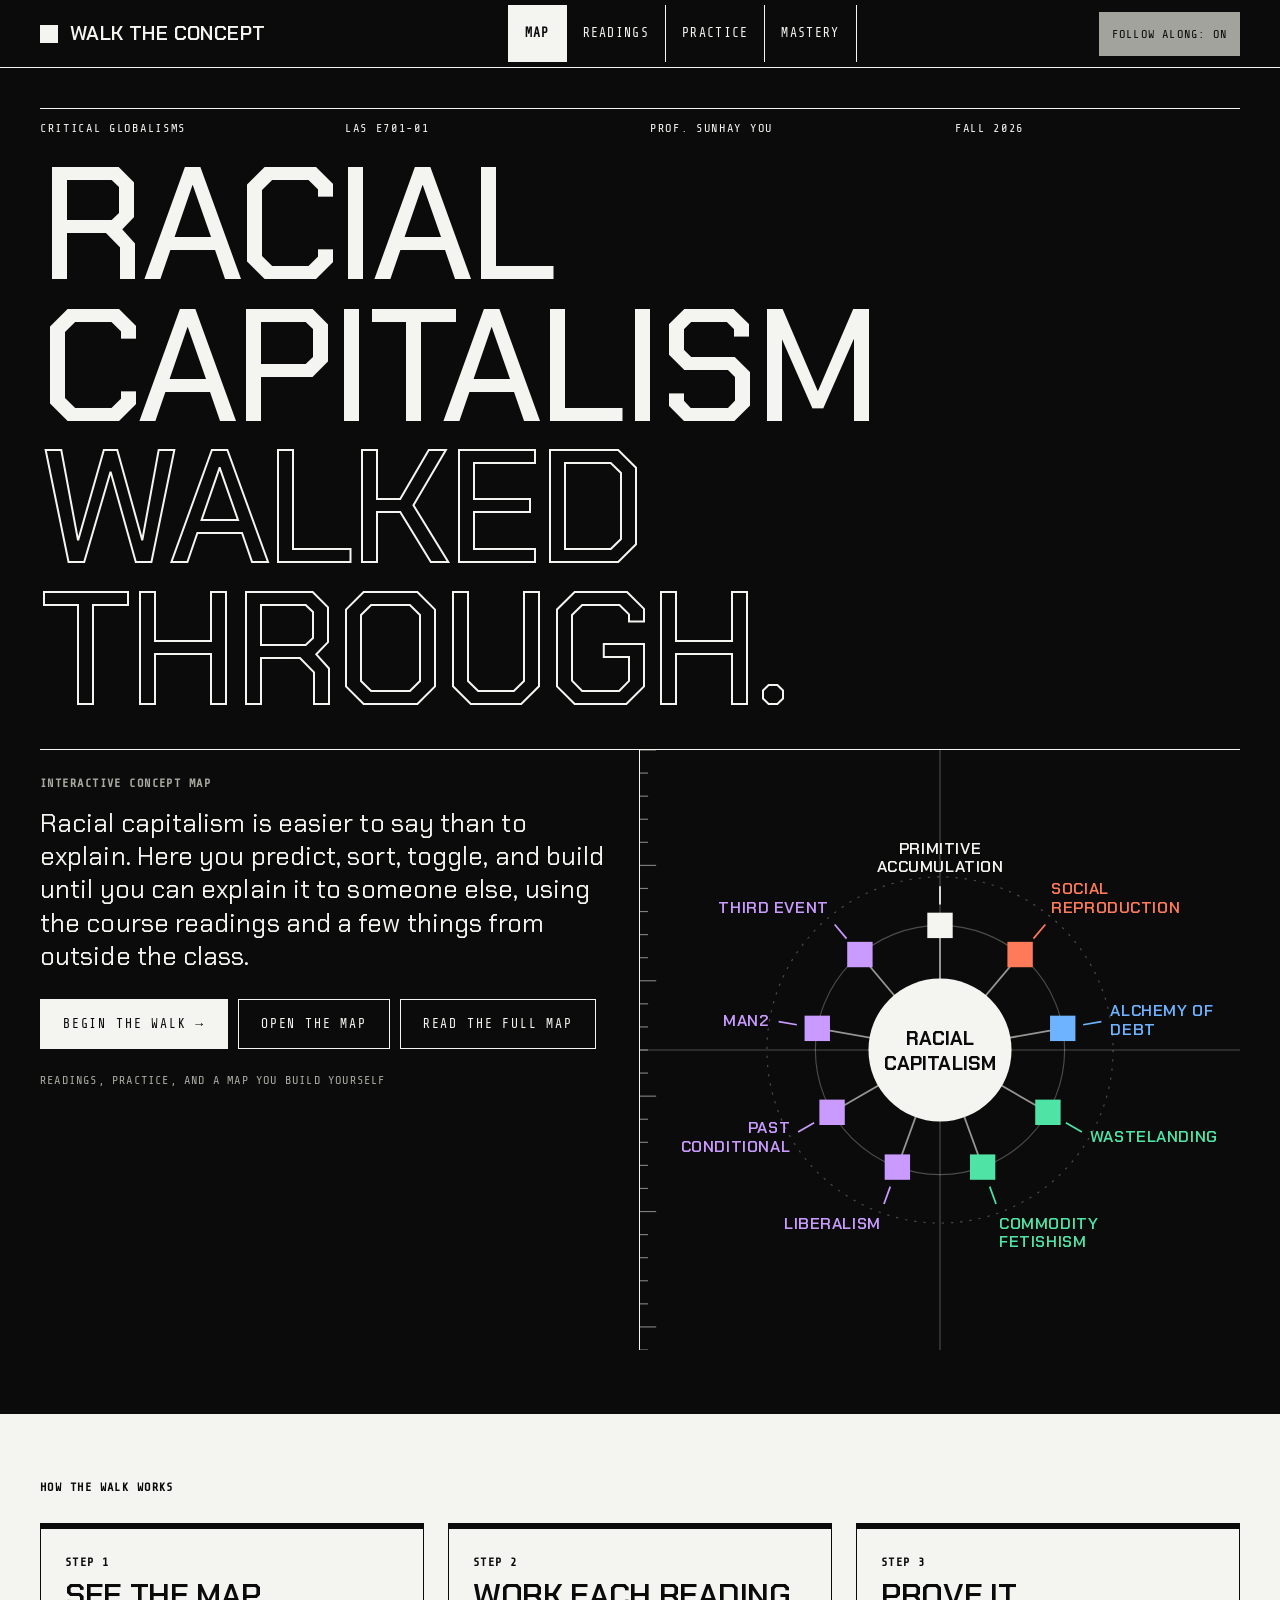
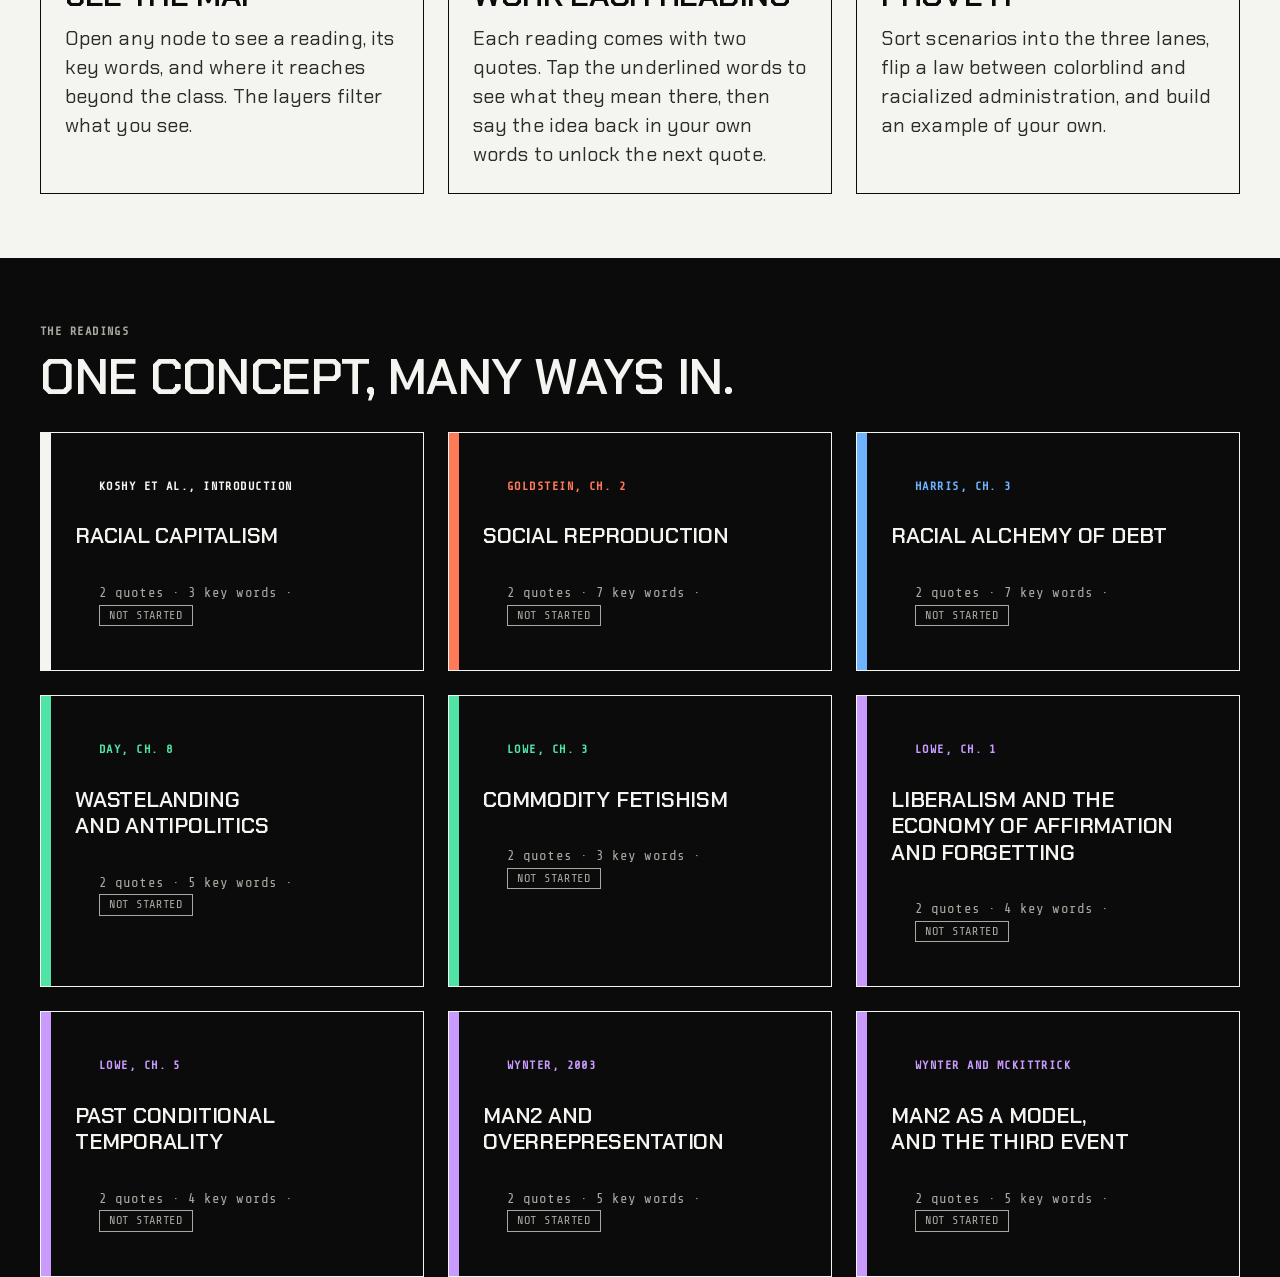
<file: docs/index.html>
<!doctype html>
<html lang="en">
<head>
<meta charset="utf-8">
<meta name="viewport" content="width=device-width,initial-scale=1">
<title>Walk the Concept: Racial Capitalism</title>
<meta name="robots" content="noindex,nofollow,noarchive">
<meta http-equiv="Cache-Control" content="no-cache, must-revalidate">
<meta name="description" content="An interactive concept map of racial capitalism across the readings from Critical Globalisms.">
<link rel="preconnect" href="https://fonts.googleapis.com">
<link rel="preconnect" href="https://fonts.gstatic.com" crossorigin>
<link href="https://fonts.googleapis.com/css2?family=Chakra+Petch:wght@400;500;600;700&family=Share+Tech+Mono&display=swap" rel="stylesheet">
<link rel="stylesheet" href="styles.css?v=202611061445">
</head>
<body>
<a class="skip" href="#main">Skip to content</a>
<div id="app"></div>
<div id="popwrap"></div>
<script src="data.js?v=202611061445"></script>
<script src="app.js?v=202611061445"></script>
</body>
</html>
</file>
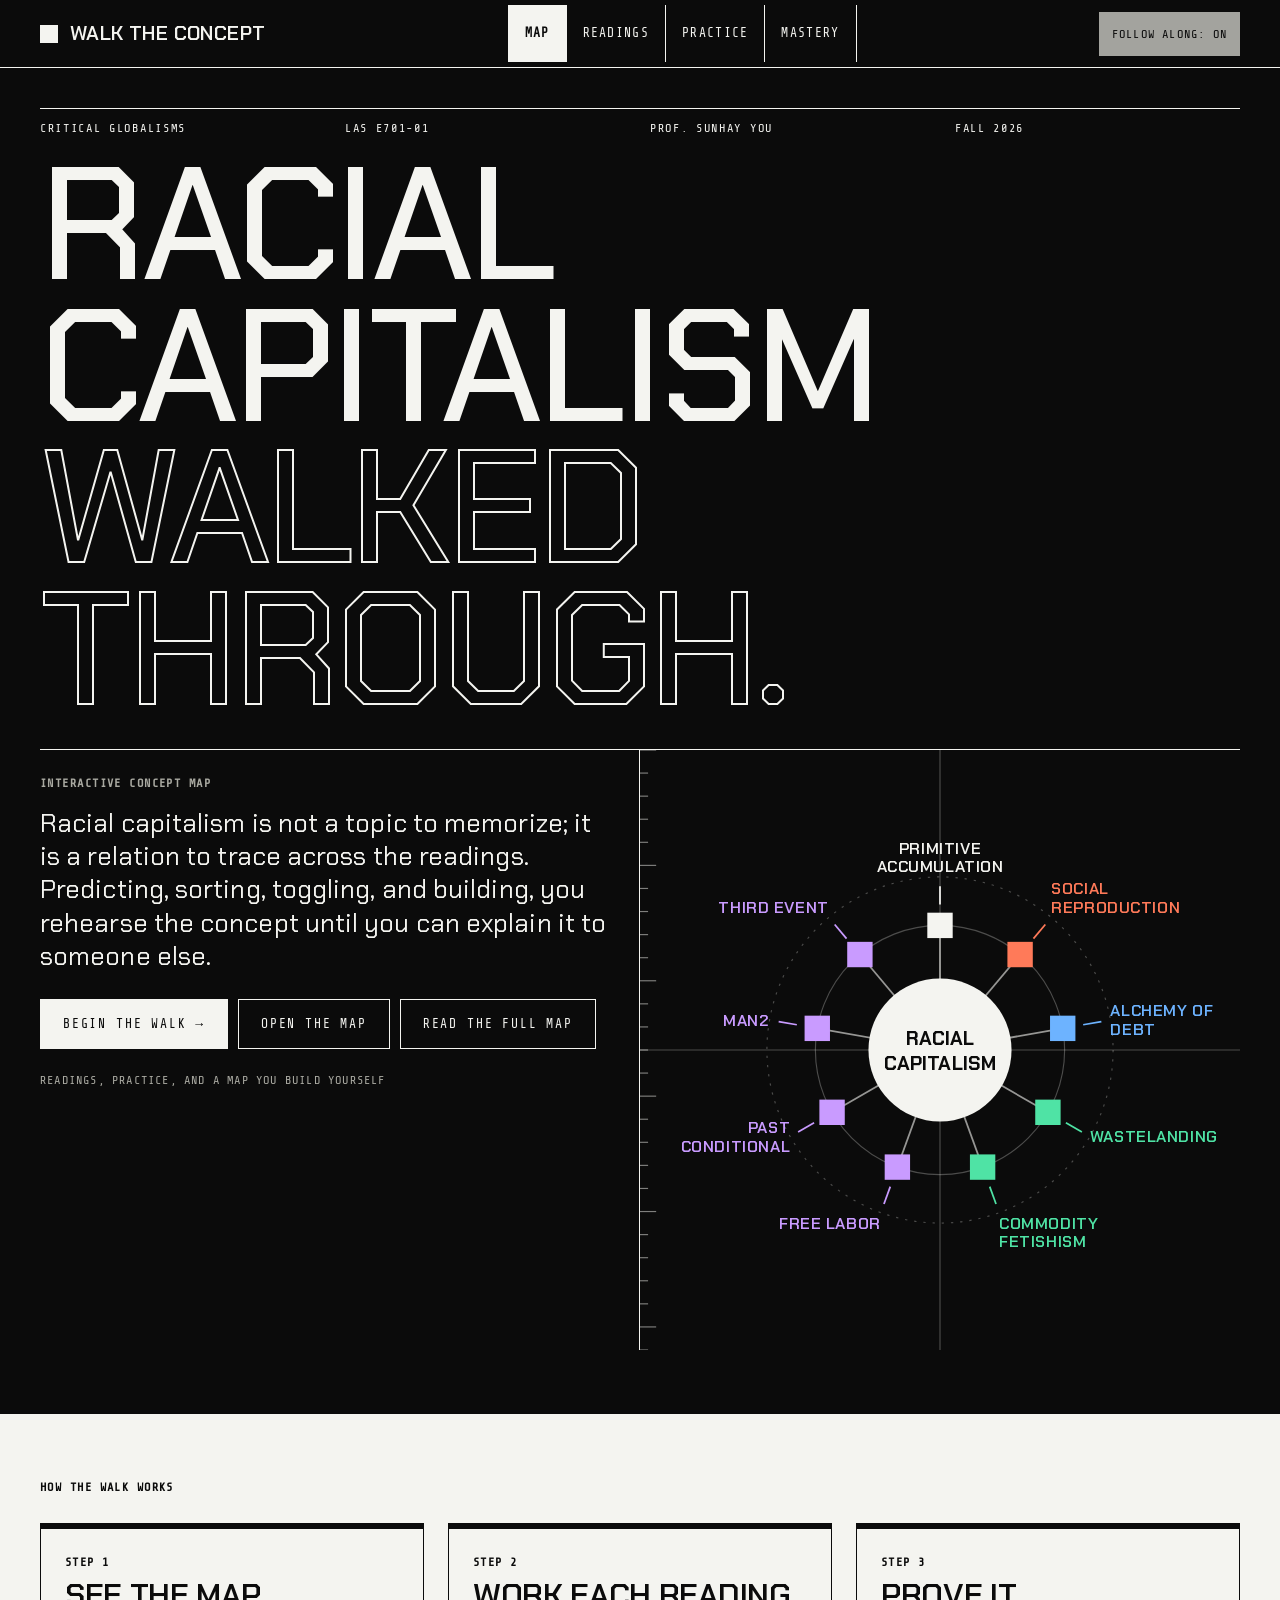
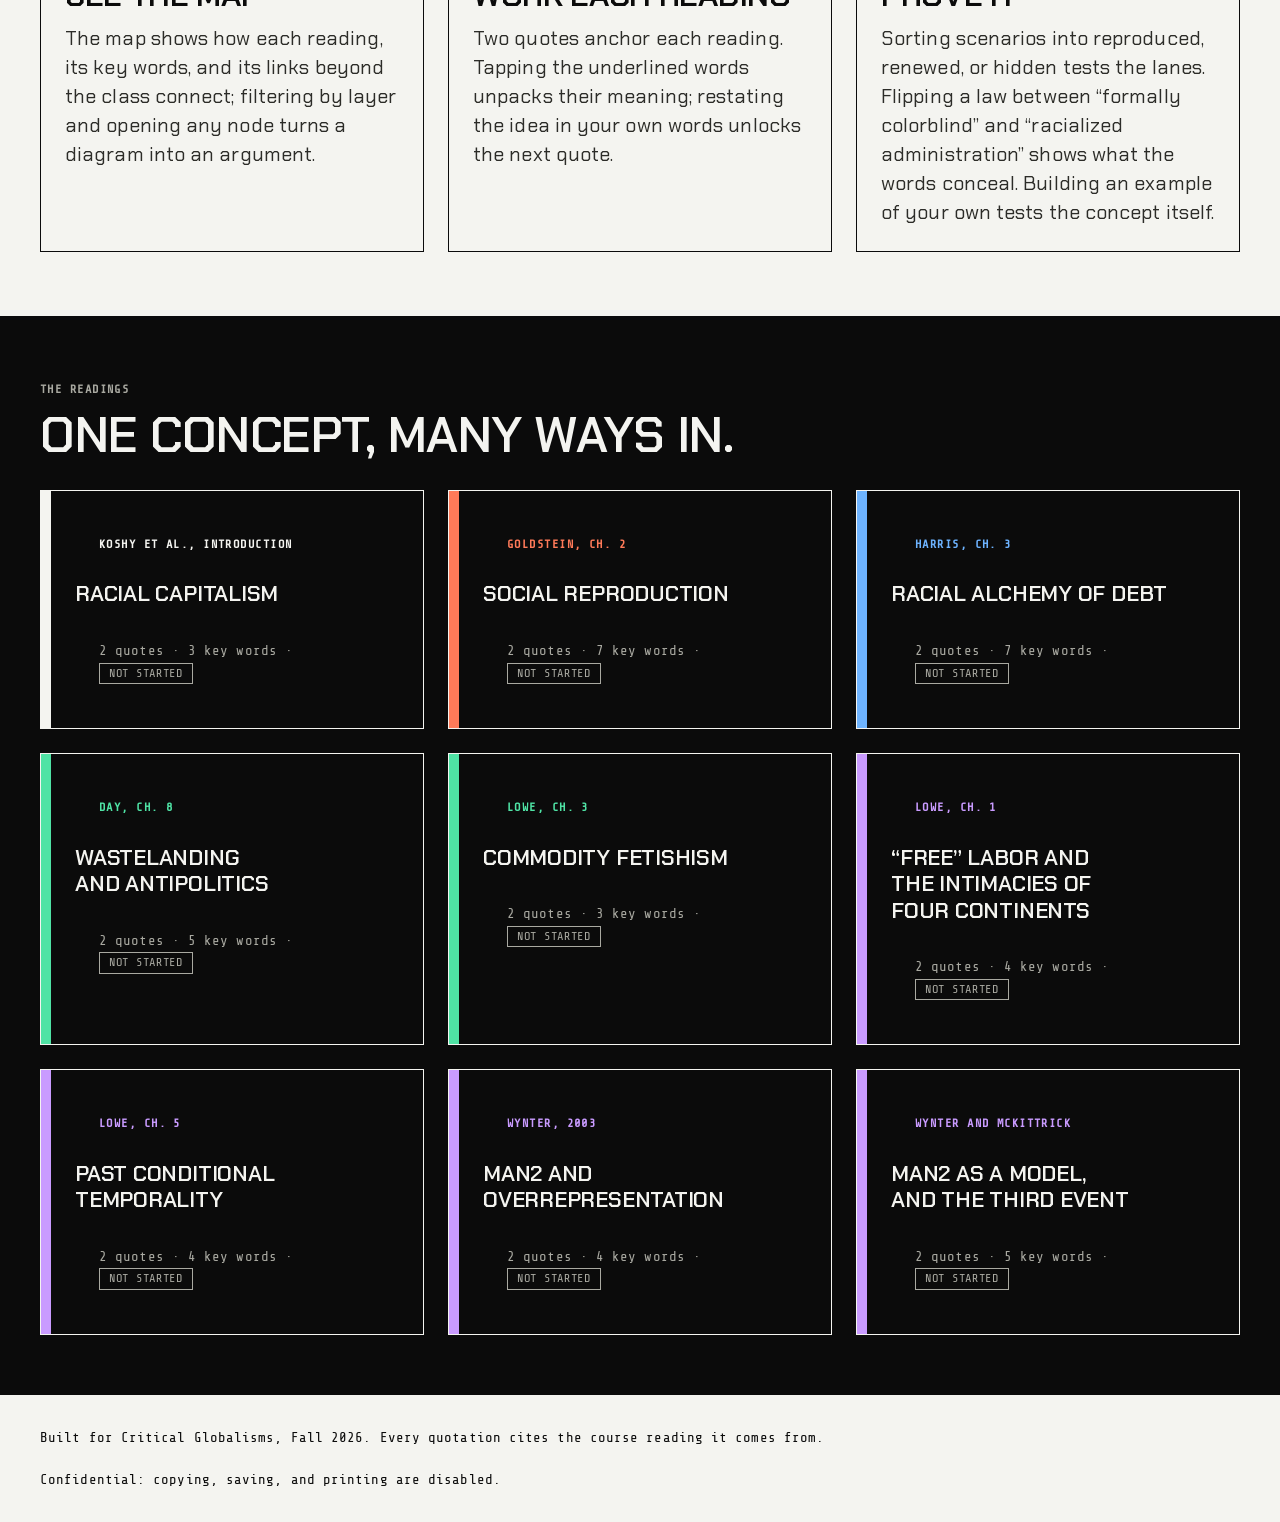
<file: website/index.html>
<!doctype html>
<html lang="en">
<head>
<meta charset="utf-8">
<meta name="viewport" content="width=device-width,initial-scale=1">
<title>Walk the Concept: Racial Capitalism</title>
<meta name="robots" content="noindex,nofollow,noarchive">
<meta name="description" content="An interactive concept map of racial capitalism across the readings from Critical Globalisms.">
<link rel="preconnect" href="https://fonts.googleapis.com">
<link rel="preconnect" href="https://fonts.gstatic.com" crossorigin>
<link href="https://fonts.googleapis.com/css2?family=Chakra+Petch:wght@400;500;600;700&family=Share+Tech+Mono&display=swap" rel="stylesheet">
<link rel="stylesheet" href="styles.css">
</head>
<body>
<a class="skip" href="#main">Skip to content</a>
<div id="app"></div>
<div id="popwrap"></div>
<script src="data.js"></script>
<script src="app.js"></script>
</body>
</html>
</file>
<file: docs/styles.css>
:root{
  --bg:#F3EFE6; --ink:#1F1B16; --muted:#6B655B; --card:#FDFBF6; --rule:#D8D0BF; --gold:#D9CBB0;
  --reproduced:#A8432D; --renewed:#1F4E79; --hidden:#2F6B57; --natural:#5B3A66; --concept:#1F1B16;
  --serif:'Newsreader',Georgia,'Times New Roman',serif; --sans:'Inter',system-ui,-apple-system,'Segoe UI',sans-serif;
}
*{box-sizing:border-box}
html{scroll-behavior:smooth}
body{margin:0;background:var(--bg);color:var(--ink);font-family:var(--serif);font-size:19px;line-height:1.55;-webkit-font-smoothing:antialiased}
button{font-family:var(--sans);cursor:pointer}
a{color:inherit}
.label{font-family:var(--sans);font-weight:600;font-size:12px;letter-spacing:.1em;text-transform:uppercase;color:var(--muted)}
.muted{color:var(--muted)}
.sans{font-family:var(--sans)}
.wrap{max-width:1360px;margin:0 auto;padding:0 40px}

/* nav */
.nav{display:flex;align-items:center;justify-content:space-between;gap:24px;padding:20px 40px;max-width:1360px;margin:0 auto}
.logo{display:flex;align-items:center;gap:12px;font-weight:600;font-size:26px;text-decoration:none;color:var(--ink)}
.logo i{width:24px;height:24px;border-radius:50%;background:var(--ink);display:block}
.links{display:flex;gap:34px;font-family:var(--sans);font-weight:500;font-size:16px}
.links a{text-decoration:none;padding-bottom:5px;border-bottom:3px solid transparent;color:var(--ink)}
.links a.on{font-weight:600;border-bottom-color:var(--ink)}
.prog{display:flex;align-items:center;gap:10px;font-family:var(--sans);font-weight:500;font-size:14px;color:var(--muted)}
.prog .bar{width:110px;height:8px;border-radius:8px;background:var(--rule);overflow:hidden}
.prog .bar b{display:block;height:100%;background:var(--ink);border-radius:8px;transition:width .4s}
.byline{background:var(--rule)}
.byline .in{max-width:1360px;margin:0 auto;padding:12px 40px;display:flex;justify-content:space-between;gap:20px;flex-wrap:wrap;font-family:var(--sans);font-size:13px;color:var(--muted)}
.byline .in span:first-child{font-weight:600;letter-spacing:.1em;text-transform:uppercase}

/* buttons, pills */
.btn{display:inline-flex;align-items:center;justify-content:center;gap:8px;padding:13px 24px;border-radius:100px;border:2px solid var(--ink);background:var(--ink);color:var(--bg);font-weight:600;font-size:15px;text-decoration:none;transition:transform .15s,opacity .15s}
.btn:hover{transform:translateY(-1px)}
.btn.out{background:transparent;color:var(--ink)}
.btn[disabled]{background:var(--rule);border-color:var(--rule);color:var(--muted);cursor:not-allowed;transform:none}
.btn.small{padding:9px 16px;font-size:14px}
.pill{display:inline-flex;align-items:center;gap:6px;padding:5px 12px;border-radius:100px;font-family:var(--sans);font-weight:500;font-size:13px;border:1px solid currentColor;background:color-mix(in srgb,currentColor 12%,transparent);color:var(--muted);white-space:nowrap;line-height:1.3}
.pill.solid{background:currentColor}
.pill.solid span{color:#fff}
button.pill{cursor:pointer}
.c-concept{color:var(--concept)}.c-reproduced{color:var(--reproduced)}.c-renewed{color:var(--renewed)}.c-hidden{color:var(--hidden)}.c-natural{color:var(--natural)}
.tag{display:inline-flex;align-items:center;gap:6px;padding:4px 11px;border-radius:100px;font-family:var(--sans);font-weight:500;font-size:12px;color:var(--renewed);background:#E3EAF1;border:1px solid #B9C9DA}
.tag::before{content:'';width:7px;height:7px;border-radius:50%;background:currentColor}

/* generic */
main{min-height:60vh}
.page-h{font-size:clamp(40px,6vw,76px);line-height:1.04;font-weight:600;margin:0}
h2.sec{font-size:clamp(30px,4vw,50px);font-weight:600;line-height:1.1;margin:0}
.card{background:var(--card);border:1px solid var(--rule);border-radius:10px}
.stripe{border-left:8px solid var(--c,#999);border-radius:6px}
footer{background:var(--ink);color:var(--gold);font-family:var(--sans);font-size:14px;padding:32px 0;margin-top:60px}
footer .wrap{display:flex;justify-content:space-between;gap:20px;flex-wrap:wrap}

/* home */
.hero{display:grid;grid-template-columns:1.1fr .9fr;gap:60px;align-items:center;padding:50px 0 70px}
.hero h1{font-size:clamp(48px,7vw,92px);line-height:1;font-weight:600;margin:14px 0 24px}
.hero p.lead{font-size:26px;line-height:1.4;color:var(--muted);margin:0 0 30px;max-width:640px}
.hero .cta{display:flex;gap:14px;flex-wrap:wrap}
.how{background:var(--card);padding:60px 0}
.steps{display:grid;grid-template-columns:repeat(3,1fr);gap:26px;margin-top:26px}
.step{background:var(--bg);border-radius:10px;padding:28px;border-top:6px solid var(--c)}
.step h3{font-size:32px;margin:6px 0 10px;line-height:1.15}
.step p{margin:0;color:var(--muted);font-size:20px;line-height:1.45}
.rgrid{display:grid;grid-template-columns:repeat(3,1fr);gap:22px;margin-top:28px}
.rcard{display:flex;text-decoration:none;color:inherit;background:var(--card);border:1px solid var(--rule);border-radius:8px;overflow:hidden;transition:transform .15s,box-shadow .15s}
.rcard:hover{transform:translateY(-2px);box-shadow:0 10px 26px rgba(0,0,0,.08)}
.rcard i{width:10px;background:var(--c);flex:none}
.rcard div{padding:22px 24px}
.rcard h3{font-size:25px;line-height:1.2;margin:6px 0 10px}

/* mini map art */
.art{aspect-ratio:1;position:relative;background:var(--card);border:1px solid var(--rule);border-radius:14px;overflow:hidden}
.art svg{width:100%;height:100%;display:block}

/* map explorer */
.explorer{display:grid;grid-template-columns:260px 1fr 380px;border-top:1px solid var(--rule);min-height:820px}
.side,.panel{background:var(--card);padding:26px;display:flex;flex-direction:column;gap:16px}
.side{border-right:1px solid var(--rule)}
.panel{border-left:1px solid var(--rule)}
.toggle{display:flex;align-items:center;gap:12px;font-family:var(--sans);font-weight:500;font-size:15px;cursor:pointer;user-select:none}
.toggle input{appearance:none;width:22px;height:22px;border:2px solid var(--ink);border-radius:5px;display:grid;place-content:center;margin:0;cursor:pointer;background:transparent}
.toggle input:checked{background:var(--ink)}
.toggle input:checked::after{content:'\2713';color:var(--bg);font-size:13px;font-weight:700}
.search{width:100%;padding:11px 14px;border:1px solid var(--rule);border-radius:8px;background:var(--bg);font-family:var(--sans);font-size:15px}
.legend{display:flex;flex-direction:column;gap:10px;font-family:var(--sans);font-size:14px}
.legend span{display:flex;align-items:center;gap:10px}
.legend i{width:14px;height:14px;border-radius:50%;background:var(--c)}
.tip{background:rgba(217,203,176,.35);border-radius:8px;padding:16px;font-family:var(--sans);font-size:13.5px;line-height:1.5}
.graph{position:relative;padding:20px;display:flex;align-items:center;justify-content:center}
.gbox{position:relative;width:100%;max-width:800px;aspect-ratio:1}
.gbox svg{position:absolute;inset:0;width:100%;height:100%}
.gnode{position:absolute;transform:translate(-50%,-50%);border-radius:50%;border:0;color:#fff;font-weight:600;font-size:12px;line-height:1.15;text-align:center;display:grid;place-content:center;cursor:pointer;background:var(--c);transition:transform .15s,box-shadow .15s;font-family:var(--sans);padding:0}
.gnode.read{width:8.2%;aspect-ratio:1}
.gnode:hover{transform:translate(-50%,-50%) scale(1.14)}
.gnode.sel{box-shadow:0 0 0 6px rgba(255,255,255,.9),0 0 0 9px var(--c);transform:translate(-50%,-50%) scale(1.25)}
.gnode.dim{opacity:.35}
.gcore{position:absolute;left:50%;top:50%;width:19%;aspect-ratio:1;transform:translate(-50%,-50%);border-radius:50%;background:var(--ink);color:var(--bg);display:grid;place-content:center;text-align:center;font-weight:600;font-size:clamp(14px,2vw,24px);line-height:1.15}
.gkey{position:absolute;padding:5px 13px;border-radius:100px;border:2px solid var(--c);background:var(--card);color:var(--c);font-family:var(--sans);font-weight:500;font-size:clamp(11px,1.15vw,14px);white-space:nowrap;cursor:pointer;transition:background .15s}
.gkey.sel{background:var(--c);color:#fff}
.gkey.hit{outline:3px solid var(--gold);outline-offset:2px}
.gkey:hover{background:color-mix(in srgb,var(--c) 14%,var(--card))}
.gkey.sel:hover{background:var(--c)}
.gout{position:absolute;transform:translate(-50%,-50%);width:3.8%;aspect-ratio:1;border-radius:50%;border:2px dashed var(--c);background:var(--card);color:var(--c);font-family:var(--sans);font-weight:600;font-size:13px;display:grid;place-content:center;cursor:pointer;padding:0}
.gout.small{width:1.9%;border-width:1.5px;opacity:.7;cursor:default}
.gtip{position:absolute;z-index:6;width:min(300px,60%);background:var(--ink);color:var(--bg);border-radius:10px;padding:14px 16px;pointer-events:none;opacity:0;transition:opacity .12s;font-size:15px;line-height:1.4}
.gtip.on{opacity:1}
.gtip .label{color:var(--gold)}
.gtip em{display:block;margin:6px 0}
.gleg{font-family:var(--sans);font-size:12.5px;color:var(--muted);position:absolute;left:20px;bottom:12px;right:20px}
.panel h2{font-size:34px;line-height:1.12;margin:0;font-weight:600}
.panel .def{color:var(--muted);font-size:18px;line-height:1.45;margin:0}
.q{margin:0;padding:14px 16px;border:1px solid color-mix(in srgb,var(--c) 45%,transparent);border-radius:6px;background:var(--bg);color:var(--c);font-style:italic;font-size:17px;line-height:1.45}
.q cite{display:block;font-style:normal;font-family:var(--sans);font-size:12.5px;color:var(--muted);margin-top:6px}
.chips{display:flex;flex-wrap:wrap;gap:8px}
.out{display:flex;gap:12px;align-items:flex-start}
.out b{flex:none;width:28px;height:28px;border-radius:50%;border:2px dashed var(--c);color:var(--c);font-family:var(--sans);font-size:13px;display:grid;place-content:center}
.out strong{font-family:var(--sans);font-size:15px;display:block}
.out span{font-family:var(--sans);font-size:13px;color:var(--muted);line-height:1.4;display:block}
.panel .row{display:flex;gap:10px;flex-wrap:wrap}
.panel .row .btn{flex:1;white-space:nowrap}

/* popover */
.pop{position:fixed;z-index:50;max-width:340px;background:var(--ink);color:var(--bg);border-radius:12px;padding:18px 20px;box-shadow:0 18px 40px rgba(0,0,0,.3);font-size:18px;line-height:1.4}
.pop .label{color:var(--gold);display:block;margin-bottom:6px}
.pop button{margin-top:12px}

/* reading walkthrough */
.walk{display:grid;grid-template-columns:290px 1fr 360px;border-top:1px solid var(--rule)}
.stepper{background:var(--card);border-right:1px solid var(--rule);padding:26px;display:flex;flex-direction:column;gap:6px}
.stepper a{display:flex;align-items:center;gap:12px;padding:9px 10px;border-radius:8px;text-decoration:none;font-family:var(--sans);font-size:15px;color:var(--muted)}
.stepper a.on{background:var(--bg);color:var(--ink);font-weight:600}
.stepper i{flex:none;width:26px;height:26px;border-radius:50%;border:2px solid var(--c);display:grid;place-content:center;font-style:normal;font-size:12px;font-weight:600;color:var(--c)}
.stepper i.done{background:var(--c);color:#fff}
.wmain{padding:44px 48px;display:flex;flex-direction:column;gap:24px}
.wmain h1{font-size:clamp(34px,4.4vw,52px);line-height:1.1;margin:0;font-weight:600}
.qcard{padding:36px;border:2px solid var(--c);background:var(--card);border-radius:12px;display:flex;flex-direction:column;gap:20px}
.qcard .qt{font-size:clamp(24px,2.8vw,34px);line-height:1.42;font-style:italic;margin:0}
.qcard .qt button.w{font:inherit;font-weight:600;color:var(--c);background:transparent;border:0;border-bottom:2px solid var(--c);padding:0 1px;cursor:pointer;border-radius:2px}
.qcard .qt button.w:hover{background:color-mix(in srgb,var(--c) 14%,transparent)}
.qcard .qt button.w.done{background:color-mix(in srgb,var(--c) 18%,transparent)}
.say{padding:28px;background:var(--card);border:1px solid var(--rule);border-radius:12px;display:flex;flex-direction:column;gap:14px}
textarea,.field{width:100%;font-family:var(--serif);font-size:20px;line-height:1.45;padding:16px 18px;background:var(--bg);border:1px solid var(--rule);border-radius:8px;color:var(--ink);resize:vertical;min-height:90px}
textarea:focus,.field:focus,.search:focus{outline:2px solid var(--ink);outline-offset:1px}
.fb{font-family:var(--sans);font-size:14px;line-height:1.45;padding:10px 14px;border-radius:8px}
.fb.ok{background:#E3F0E9;color:#1d5a42}
.fb.no{background:#F7E7E2;color:#8a3520}
.fb.hint{background:var(--bg);color:var(--muted)}
.rail{background:var(--card);border-left:1px solid var(--rule);padding:26px;display:flex;flex-direction:column;gap:16px}
.kw{display:flex;gap:12px;align-items:flex-start;text-align:left;background:none;border:0;padding:0;color:inherit;font:inherit;cursor:pointer;width:100%}
.kw b{flex:none;width:24px;height:24px;border-radius:50%;border:2px solid var(--c);margin-top:3px;display:grid;place-content:center;color:#fff;font-size:12px;font-family:var(--sans)}
.kw b.on{background:var(--c)}
.kw strong{font-family:var(--sans);font-size:15px;display:block}
.kw span{font-family:var(--sans);font-size:13px;color:var(--muted);line-height:1.4;display:block}
.talks{display:flex;flex-direction:column;gap:8px}
.talks a{padding:12px 14px;border-radius:8px;background:var(--bg);text-decoration:none;font-family:var(--sans);font-size:14px;border-left:5px solid var(--c)}

/* examples */
.ex{display:flex;flex-direction:column;gap:12px;padding:26px 26px 28px;background:var(--card);border-radius:6px;border:1px solid var(--rule);border-left:8px solid var(--c)}
.ex h3{font-size:28px;line-height:1.15;margin:0;font-weight:600}
.ex p{margin:0;font-size:18.5px;line-height:1.5}
.ex img{width:100%;border-radius:6px;display:block;max-height:340px;object-fit:cover}
.ex .cap{font-family:var(--sans);font-size:12.5px;color:var(--muted)}
.ex blockquote{margin:0;font-style:italic;color:var(--c);font-size:18px;line-height:1.45}
.ex blockquote cite{font-style:normal;font-family:var(--sans);font-size:12.5px;color:var(--muted);display:block;margin-top:4px}

/* full map */
.fm-top{padding:48px 0 30px}
.fm-top h1{font-size:clamp(52px,7.5vw,92px);line-height:1;margin:12px 0 26px;font-weight:600}
.fm-grid{display:grid;grid-template-columns:1fr 1fr;gap:48px}
.fm-grid p{margin:0 0 14px}
.fm-grid .iq{font-style:italic;font-size:19.5px;line-height:1.45}
.jump{display:flex;gap:8px;flex-wrap:wrap;align-items:center;margin-top:24px}
.flow{text-align:center;padding:24px 0 6px}
.flow svg{width:100%;height:92px;display:block}
.lanes{display:grid;grid-template-columns:repeat(3,1fr);gap:28px;align-items:start}
.lane{display:flex;flex-direction:column;gap:20px}
.lane>header h3{font-family:var(--sans);font-size:20px;letter-spacing:.12em;text-transform:uppercase;margin:0;color:var(--c)}
.lane>header p{font-style:italic;font-size:24px;line-height:1.25;margin:6px 0 0}
.rc{background:var(--card);border:1px solid var(--rule);border-left:8px solid var(--c);border-radius:6px;padding:24px;display:flex;flex-direction:column;gap:12px}
.rc h4{font-size:27px;line-height:1.18;margin:0;font-weight:600}
.rc .s{font-family:var(--sans);font-size:13px;color:var(--muted);line-height:1.4}
.rc .qq{font-style:italic;color:var(--c);font-size:18px;line-height:1.45;margin:0}
.rc .qq cite{font-style:normal;font-family:var(--sans);font-size:12.5px;color:var(--muted)}
.rc p.b{margin:0;font-size:18px;line-height:1.45}
.band{padding:56px 0 20px}
.band .two{display:grid;grid-template-columns:1fr 1fr;gap:28px;margin-top:22px;align-items:start}
.limits{background:var(--ink);color:var(--bg);border-radius:8px;padding:28px 32px;margin-top:28px;font-size:19px;line-height:1.5}
.limits p{margin:8px 0}
.cited{background:var(--card);border:1px solid var(--rule);border-radius:8px;padding:30px 36px;margin-top:40px}
.cited p{margin:8px 0;font-size:16.5px;line-height:1.45}
.sect-anchor{scroll-margin-top:20px}

/* practice */
.tabs{display:flex;gap:10px;flex-wrap:wrap;margin:6px 0 16px}
.tabs a{padding:10px 22px;border-radius:100px;border:2px solid var(--ink);text-decoration:none;font-family:var(--sans);font-weight:600;font-size:15px}
.tabs a.on{background:var(--ink);color:var(--bg)}
.sortgrid{display:grid;grid-template-columns:340px 1fr;gap:28px;margin-top:26px}
.deck{display:flex;flex-direction:column;gap:14px;min-height:120px}
.scen{background:var(--card);border:1px solid var(--rule);border-radius:10px;padding:18px 20px;cursor:grab;user-select:none;font-size:18px;line-height:1.4}
.scen:active{cursor:grabbing}
.scen.sel{outline:3px solid var(--ink)}
.scen.drag{opacity:.4}
.scen img{width:100%;border-radius:6px;margin-top:10px;display:block;max-height:170px;object-fit:cover}
.zones{display:grid;grid-template-columns:repeat(3,1fr);gap:16px}
.zone{border:2px dashed var(--c);border-radius:12px;padding:20px;min-height:340px;background:color-mix(in srgb,var(--c) 6%,transparent);display:flex;flex-direction:column;gap:12px;transition:background .15s,border-color .15s}
.zone h3{font-family:var(--sans);font-size:16px;letter-spacing:.1em;text-transform:uppercase;color:var(--c);margin:0}
.zone p{font-style:italic;color:var(--c);margin:0;font-size:19px;line-height:1.3}
.zone.over{background:color-mix(in srgb,var(--c) 16%,transparent);border-style:solid;border-width:4px}
.zone .hint{border:1px dashed color-mix(in srgb,var(--c) 55%,transparent);border-radius:8px;padding:20px;text-align:center;font-family:var(--sans);font-size:13.5px;color:var(--c);font-style:normal}
.zone .scen{cursor:default;border-color:var(--c);border-width:2px}
.verdict{margin-top:26px;padding:30px;display:grid;grid-template-columns:1.1fr 1fr auto;gap:28px;background:var(--card);border:2px solid var(--c);border-radius:12px}
.verdict h3{font-size:32px;line-height:1.15;margin:6px 0 10px}
.conf{display:flex;gap:8px;align-items:center;flex-wrap:wrap;margin-top:12px}
.conf button{width:36px;height:36px;border-radius:50%;border:2px solid var(--ink);background:transparent;font-weight:600;font-size:14px}
.conf button.on{background:var(--ink);color:var(--bg)}
.flip{display:grid;grid-template-columns:480px 1fr;gap:34px;margin-top:20px}
.stack{display:flex;flex-direction:column;gap:20px}
.box{background:var(--card);border:1px solid var(--rule);border-radius:12px;padding:24px;display:flex;flex-direction:column;gap:12px}
.box.hot{border:2px solid var(--renewed)}
.opt{display:flex;align-items:center;gap:12px;padding:11px 14px;border:1px solid var(--rule);border-radius:8px;font-family:var(--sans);font-size:15px;cursor:pointer;background:var(--card)}
.opt.on{border:2px solid var(--renewed);background:#E3EAF1}
.opt input{accent-color:var(--renewed)}
.switch{display:flex;background:var(--rule);border-radius:100px;padding:5px}
.switch button{flex:1;border:0;background:transparent;border-radius:100px;padding:12px 8px;font-weight:500;font-size:15px;color:var(--muted)}
.switch button.on{background:var(--renewed);color:#fff;font-weight:600}
.dots{display:grid;grid-template-columns:repeat(12,1fr);gap:12px;max-width:560px}
.dots i{aspect-ratio:1;border-radius:50%;background:var(--rule);opacity:.55;transition:background .5s,opacity .5s,transform .5s;display:block}
.dots.enf i.hit{background:var(--renewed);opacity:1;transform:scale(1.06)}
.dots.wri i{background:var(--muted);opacity:.45}
.build{display:grid;grid-template-columns:1fr 440px;gap:34px;margin-top:20px}
.bstep{background:var(--card);border:1px solid var(--rule);border-radius:12px;padding:24px;display:flex;flex-direction:column;gap:14px}
.bstep h3{font-size:26px;margin:0;display:flex;gap:12px;align-items:center}
.bstep h3 b{width:30px;height:30px;border-radius:50%;background:var(--ink);color:var(--bg);font-family:var(--sans);font-size:14px;display:grid;place-content:center}
select.field{min-height:0;font-size:18px;font-family:var(--sans)}
input.field{min-height:0}
.check{display:flex;flex-direction:column;gap:14px}
.check li{list-style:none;display:flex;gap:12px;align-items:flex-start}
.check ul{margin:0;padding:0;display:flex;flex-direction:column;gap:14px}
.check b{flex:none;width:26px;height:26px;border-radius:50%;display:grid;place-content:center;font-family:var(--sans);font-size:13px;color:#fff;background:var(--hidden)}
.check b.no{background:transparent;border:2px solid var(--reproduced);color:var(--reproduced)}
.check strong{font-family:var(--sans);font-size:15px;display:block}
.check span{font-family:var(--sans);font-size:13px;color:var(--muted);line-height:1.4}
.check .no~div span{color:var(--reproduced)}

/* mastery */
.mgrid{display:grid;grid-template-columns:1.2fr 1fr;gap:24px;margin-top:26px}
table.mt{width:100%;border-collapse:collapse;font-family:var(--sans);font-size:15px}
table.mt th{font-size:12px;letter-spacing:.08em;text-transform:uppercase;color:var(--muted);text-align:center;padding:6px}
table.mt th:first-child{text-align:left}
table.mt td{padding:9px 6px;text-align:center}
table.mt td:first-child{text-align:left;font-weight:500}
table.mt td:first-child i{display:inline-block;width:10px;height:10px;border-radius:50%;background:var(--c);margin-right:10px}
.ck{display:inline-block;width:22px;height:22px;border-radius:50%;border:2px solid var(--c)}
.ck.on{background:var(--c)}
.ck.half{background:linear-gradient(90deg,var(--c) 50%,transparent 50%)}
.dark{background:var(--ink);color:var(--bg);border-radius:12px;padding:28px;display:flex;flex-direction:column;gap:14px}
.dark .label{color:var(--gold)}
.dark textarea{background:#2b2620;color:var(--bg);border-color:#3b342d}
.cal{display:flex;align-items:center;gap:14px;font-family:var(--sans);font-size:14px}
.cal .b{flex:none;width:110px;height:10px;background:var(--rule);border-radius:6px;overflow:hidden}
.cal .b i{display:block;height:100%;background:var(--ink)}

.print-only{display:none}
@media print{
  .nav,.links,.prog,.tabs,.btn,.jump,footer,.print-hide{display:none!important}
  body{background:#fff}
  .rc,.ex,.limits,.cited{break-inside:avoid}
  .print-only{display:block}
}
@media (max-width:1100px){
  .explorer,.walk{grid-template-columns:1fr}
  .side,.panel,.stepper,.rail{border:0}
  .lanes,.fm-grid,.band .two,.sortgrid,.zones,.flip,.build,.mgrid,.hero,.steps,.rgrid,.verdict{grid-template-columns:1fr}
  .wrap,.nav{padding-left:20px;padding-right:20px}
  .links{gap:18px}
  .wmain{padding:28px 20px}
}

.essay{background:var(--card);border:1px solid var(--rule);border-radius:10px;padding:40px 44px;margin-top:40px}
.essay .cols{column-count:2;column-gap:56px}
.essay .cols p{margin:0 0 18px;font-size:18.5px;line-height:1.55;break-inside:avoid-column}
@media (max-width:1100px){.essay .cols{column-count:1}.essay{padding:28px 22px}}
@media (max-width:700px){
  .nav{flex-wrap:wrap;gap:10px;padding:14px 20px}
  .logo{font-size:22px;white-space:nowrap}
  .links{order:3;width:100%;gap:18px;font-size:14px;justify-content:space-between}
  .prog{margin-left:auto}
  .prog .bar{width:60px}
  .gbox{min-width:0}
  .wrap{padding-left:16px;padding-right:16px}
}

.kt{font:inherit;color:inherit;background:transparent;border:0;border-bottom:2px dotted var(--natural);padding:0;cursor:pointer;font-weight:600}
.kt:hover{background:color-mix(in srgb,var(--natural) 14%,transparent)}
@media print{.kt{border-bottom:0;font-weight:600}}

/* ---- accessibility and responsive fixes (UI review) ---- */
.sr-only{position:absolute;width:1px;height:1px;margin:-1px;padding:0;overflow:hidden;clip:rect(0,0,0,0);white-space:nowrap;border:0}
.skip{position:absolute;left:12px;top:-60px;z-index:100;background:var(--ink);color:var(--bg);padding:12px 18px;border-radius:8px;font-family:var(--sans);font-weight:600;text-decoration:none}
.skip:focus{top:12px}
main:focus{outline:none}
:focus-visible{outline:3px solid var(--renewed);outline-offset:2px}
.btn:focus-visible,.pill:focus-visible,.pop :focus-visible,.limits :focus-visible,.dark :focus-visible{outline-color:#E8B923}
.pop:focus{outline:none}
::placeholder{color:#5D574D;opacity:1}
.byline .in{color:var(--ink)}
.byline .in span{color:var(--ink)}
.glist{display:none}
.glitem{display:flex;gap:12px;align-items:center;text-align:left;width:100%;padding:12px 14px;border:1px solid var(--rule);border-left:8px solid var(--c);border-radius:8px;background:var(--card);color:var(--ink);font-family:var(--sans);font-size:15px;min-height:56px}
.glitem i{display:none}
.glitem b{display:block;font-weight:600}
.glitem span{line-height:1.3;color:var(--muted)}
.glitem.sel{background:color-mix(in srgb,var(--c) 12%,var(--card));border-color:var(--c)}
.glitem.sel b{color:var(--c)}
.zone .btn.small{margin-top:auto;align-self:flex-start}
@media (prefers-reduced-motion:reduce){
  *,*::before,*::after{animation-duration:.01ms!important;transition-duration:.01ms!important;scroll-behavior:auto!important}
  html{scroll-behavior:auto}
}
@media (pointer:coarse),(max-width:1100px){
  button.pill,.btn.small{min-height:44px}
  .conf button{width:44px;height:44px}
  .links a{padding:12px 4px}
  .stepper a,.talks a,.toggle{min-height:44px}
  .search,select.field,input.field{min-height:44px}
  .gout{min-width:32px;min-height:32px}
}
@media (max-width:700px){
  .glist{display:flex;flex-direction:column;gap:10px;width:100%}
  .gbox,.gleg{display:none}
  .graph{padding:20px 16px}
}
@media (pointer:coarse),(max-width:1100px){
  .logo{min-height:44px}
  .links a{padding:12px 10px}
  .switch button,.kw{min-height:44px}
  table.mt td a{display:inline-block;padding:13px 0}
  .rcard,.tabs a{min-height:44px}
}

.glitem.dim{opacity:.4}
@media (max-width:700px){
  .graph{order:1}.panel{order:2}.side{order:3}
  .side .toggle,.side .tip,.side>.label:first-child{display:none}
}

/* =====================================================================
   WEB BRUTALISM THEME: black field, white hairlines, technical type.
   Loaded last, so it overrides the earlier soft theme.
   ===================================================================== */
:root{
  --bg:#141413; --ink:#F4F4F0; --muted:#A9A9A1; --card:#141413; --rule:rgba(244,244,240,.55); --gold:#C9C9C0;
  --reproduced:#FF7A59; --renewed:#6DB3FF; --hidden:#4FE3A5; --natural:#C99BFF; --concept:#F4F4F0;
  --serif:'Chakra Petch',system-ui,-apple-system,'Segoe UI',sans-serif;
  --sans:'Share Tech Mono',ui-monospace,'SF Mono',Menlo,Consolas,monospace;
  --mono:'Share Tech Mono',ui-monospace,'SF Mono',Menlo,Consolas,monospace;
}
body{font-size:17px;line-height:1.55;letter-spacing:.005em;background:var(--bg);color:var(--ink)}
.inv{--bg:#F4F4F0;--ink:#0B0B0B;--card:#F4F4F0;--muted:#46463F;--rule:#0B0B0B;--gold:#0B0B0B;background:#F4F4F0;color:#0B0B0B}
*,*::before,*::after{border-radius:0!important}
.gcore,.gout{border-radius:50%!important}
/* type */
h1,h2,h3,h4,.page-h,.sec,.logo,.mega{font-weight:600;text-transform:uppercase;letter-spacing:-.01em}
.label,.sans,.pill,.tag,.btn,.links,.tabs a,.stepper a,.talks a,.kw span,.kw strong,.fb,.opt,.toggle,.search,.gleg,.legend,.tip,.cal,.byline .in,footer,table.mt,.zone h3,.conf button,.out strong,.out span,.check strong,.check span{font-family:var(--mono)}
.label{font-size:12px;letter-spacing:.14em;color:var(--muted)}
em,cite,i{font-style:normal}
.q,.qq,.ex blockquote,.qcard .qt,.hint,.verdict .q,.lane>header p,.hero .lead,.fm-top .iq,.iq,.rcard h3,.step p,.essay p,.limits,.rc .qq{font-style:normal}
.q,.qq,.ex blockquote,.rc .qq{font-family:var(--mono);font-size:15.5px;line-height:1.55}
/* nav */
.nav{border-bottom:1px solid var(--ink);max-width:none;padding:0 40px}
.logo{font-size:20px;letter-spacing:.02em;padding:18px 0}
.logo i{border-radius:0;width:18px;height:18px;background:var(--ink)}
.links{gap:0}
.links a{border-bottom:0;padding:18px 16px;font-size:13px;letter-spacing:.14em;text-transform:uppercase;border-left:1px solid var(--ink)}
.links a:last-child{border-right:1px solid var(--ink)}
.links a.on{background:var(--ink);color:var(--bg)}
.links a:hover:not(.on){background:rgba(244,244,240,.14)}
.byline{background:var(--ink)}
.byline .in{color:#0B0B0B;max-width:none;font-size:12px;letter-spacing:.14em;text-transform:uppercase}
.byline .in span{color:#0B0B0B}
/* buttons, chips */
.btn{border:1px solid var(--ink);background:var(--ink);color:var(--bg);font-weight:400;font-size:13px;letter-spacing:.14em;text-transform:uppercase;padding:14px 22px;transition:none}
.btn:hover{transform:none;background:var(--bg);color:var(--ink)}
.btn.out{background:transparent;color:var(--ink)}
.btn.out:hover{background:var(--ink);color:var(--bg)}
.btn[disabled]{background:transparent;border:1px dashed var(--muted);color:var(--muted)}
.pill{font-size:12px;letter-spacing:.06em;text-transform:uppercase;padding:6px 10px;border:1px solid currentColor;background:transparent}
.pill.solid{background:currentColor}
.pill.solid span{color:#0B0B0B}
button.pill:hover{background:color-mix(in srgb,currentColor 22%,transparent)}
.tag{border:1px solid currentColor;background:transparent;color:var(--renewed);font-size:11px;letter-spacing:.1em;text-transform:uppercase}
.tag::before{border-radius:0}
.inv .pill{color:#0B0B0B}
/* surfaces */
.card,.rcard,.rc,.ex,.step,.say,.box,.bstep,.verdict,.zone,.scen,.q,.qcard,.stepper,.rail,.side,.panel,.cited,.essay,.glitem,.tip,.talks a,.opt,.search,.field,textarea,select.field{background:transparent;border-color:var(--ink)}
.card,.rcard,.step,.say,.box,.bstep,.verdict,.qcard,.cited,.essay,.glitem{border:1px solid var(--ink)}
.rc,.ex{border:1px solid var(--ink);border-left:8px solid var(--c)}
.stepper,.rail,.side,.panel{border-color:var(--ink)}
.explorer,.walk{border-top:1px solid var(--ink)}
.qcard{border:2px solid var(--c)}
.rcard:hover{transform:none;box-shadow:none;background:rgba(244,244,240,.08)}
.step{border-top:6px solid var(--ink)}
.how{background:var(--ink);color:#0B0B0B}
.how .label,.how .step p{color:#2c2c28}
.how .step{background:#F4F4F0;border:1px solid #0B0B0B;border-top:6px solid #0B0B0B;color:#0B0B0B}
.how .step h3{color:#0B0B0B}
.how .label{color:#0B0B0B}
.limits{background:var(--ink);color:#0B0B0B;border-radius:0;font-family:var(--serif)}
.limits .label{color:#0B0B0B!important}
.dark{background:var(--ink);color:#0B0B0B}
.dark .label{color:#0B0B0B}
.dark textarea{background:#F4F4F0;color:#0B0B0B;border:1px solid #0B0B0B}
.dark .pill{color:#0B0B0B!important}
.dark .pill span{color:#0B0B0B!important}
.dark .pill.solid{background:#0B0B0B}
.dark .pill.solid span{color:#F4F4F0!important}
footer{background:var(--ink);color:#0B0B0B;border-top:0}
.pop{background:var(--ink);color:#0B0B0B;border-radius:0;box-shadow:8px 8px 0 rgba(244,244,240,.25)}
.pop .label{color:#0B0B0B}
.pop .btn{background:#0B0B0B!important;color:#F4F4F0!important;border-color:#0B0B0B!important}
.gtip{background:var(--ink);color:#0B0B0B;border-radius:0;font-family:var(--mono);font-size:13px}
.gtip .label{color:#0B0B0B}
/* hero */
.hero2{padding:34px 0 70px}
.metarow{display:grid;grid-template-columns:repeat(4,1fr);gap:20px;border-top:1px solid var(--ink);padding-top:10px;font-family:var(--mono);font-size:12px;letter-spacing:.14em;text-transform:uppercase}
.mega{font-size:clamp(54px,12.6vw,200px);line-height:.88;font-weight:500;margin:16px 0 28px;letter-spacing:-.025em}
.mega .outline{color:transparent;-webkit-text-stroke:2px var(--ink)}
.hero-grid{display:grid;grid-template-columns:1fr 1fr;gap:0;border-top:1px solid var(--ink)}
.hcopy{padding:24px 28px 24px 0;border-right:1px solid var(--ink)}
.hero .lead,.hcopy .lead{font-size:clamp(20px,2vw,28px);line-height:1.3;color:var(--ink);margin:14px 0 26px;font-weight:400;text-transform:none}
.hcopy .cta{display:flex;gap:10px;flex-wrap:wrap}
.hcopy .note{margin-top:22px;font-size:12px;letter-spacing:.1em;text-transform:uppercase}
.art{background:transparent;border:0;border-radius:0;aspect-ratio:1;position:relative}
.art svg{width:100%;height:100%}
/* map */
.gnode{color:#0B0B0B;font-family:var(--mono);font-weight:400;font-size:11px;letter-spacing:.02em;border-radius:0!important;text-transform:uppercase}
.gnode.sel{box-shadow:0 0 0 3px var(--bg),0 0 0 6px var(--c)}
.gcore{background:var(--ink);color:#0B0B0B;border-radius:50%;font-family:var(--serif);font-weight:700;text-transform:uppercase}
.gkey{border-radius:0;background:var(--bg);font-family:var(--mono);text-transform:uppercase;letter-spacing:.04em;border:1px solid var(--c)}
.gkey.sel{color:#0B0B0B}
.gkey.hit{outline:2px solid var(--ink)}
.gout{background:var(--bg);border:1px dashed var(--c);border-radius:50%}
.glitem{border-left:8px solid var(--c);font-family:var(--mono)}
.glitem.sel{background:var(--ink);color:#0B0B0B}
.glitem.sel b,.glitem.sel span{color:#0B0B0B}
.legend i{border-radius:0}
.tip{border:1px dashed var(--ink);background:transparent}
.toggle input{border:2px solid var(--ink);border-radius:0!important}
.toggle input:checked{background:var(--ink)}
.toggle input:checked::after{color:#0B0B0B}
/* walk, quotes */
.stepper a.on{background:var(--ink);color:#0B0B0B}
.stepper i{border-radius:0!important;border:1px solid var(--c)}
.stepper i.done{background:var(--c);color:#0B0B0B}
.qcard .qt{font-family:var(--serif);font-weight:500;line-height:1.38}
.qcard .qt button.w{font-weight:700;border-bottom:3px solid var(--c)}
.qcard .qt button.w.done{background:color-mix(in srgb,var(--c) 28%,transparent)}
.kw b{border-radius:0!important;color:#0B0B0B}
.talks a{border-left:5px solid var(--c);border:1px solid var(--ink);border-left:5px solid var(--c)}
textarea,.field{font-family:var(--mono);font-size:15px;background:transparent;color:var(--ink);border:1px solid var(--ink)}
.fb{border:1px solid currentColor;background:transparent}
.fb.ok{color:var(--hidden);background:transparent}
.fb.no{color:var(--reproduced);background:transparent}
.fb.hint{color:var(--muted);background:transparent;border-style:dashed}
/* full map */
.fm-top h1{font-size:clamp(48px,9.6vw,150px);line-height:.9;font-weight:500;letter-spacing:-.02em}
.lane>header h3{font-size:18px}
.lane>header p{font-size:19px;font-family:var(--serif);text-transform:none}
.rc h4,.ex h3{font-weight:600;text-transform:uppercase;letter-spacing:0}
.rc .s,.ex .cap{font-family:var(--mono)}
.band,.fm-top{border-top:1px solid var(--ink)}
.essay{border:1px solid var(--ink)}
.kt{border-bottom:2px solid var(--natural);font-weight:600}
.flow svg rect,.flow svg polygon{fill:#F4F4F0}
img{filter:grayscale(1) contrast(1.15);transition:filter .2s}
img:hover{filter:none}
/* practice */
.tabs a{border:1px solid var(--ink);font-size:13px;letter-spacing:.14em;text-transform:uppercase}
.tabs a.on{background:var(--ink);color:#0B0B0B}
.zone{border:2px dashed var(--c);background:transparent}
.zone.over{background:color-mix(in srgb,var(--c) 18%,transparent);border-style:solid}
.zone .hint{border:1px dashed var(--c);color:var(--c)}
.scen{border:1px solid var(--ink)}
.scen.sel{outline:3px solid var(--ink)}
.verdict{border:2px solid var(--c)}
.conf button{border:1px solid var(--ink);color:var(--ink);border-radius:0!important;font-family:var(--mono)}
.conf button.on{background:var(--ink);color:#0B0B0B}
.opt{border:1px solid var(--ink);background:transparent}
.opt.on{border:2px solid var(--renewed);background:rgba(109,179,255,.12)}
.switch{background:transparent;border:1px solid var(--ink);padding:0}
.switch button{border-radius:0;color:var(--ink);border-right:1px solid var(--ink);background:transparent;font-family:var(--mono);text-transform:uppercase;letter-spacing:.08em;font-size:13px}
.switch button:last-child{border-right:0}
.switch button.on{background:var(--renewed);color:#0B0B0B}
.box.hot{border:2px solid var(--renewed)}
.dots i{border-radius:0;background:#3a3a37;opacity:1}
.dots.enf i.hit{background:var(--renewed);transform:none}
.dots.wri i{background:#6b6b66;opacity:1}
.check b{border-radius:0!important;background:var(--hidden);color:#0B0B0B}
.check b.no{background:transparent;color:var(--reproduced);border:2px solid var(--reproduced)}
.check .no~div span{color:var(--reproduced)}
.bstep h3 b{border-radius:0;background:var(--ink);color:#0B0B0B}
.ck{border-radius:0!important;border:2px solid var(--c)}
table.mt th{color:var(--muted)}
table.mt tr{border-bottom:1px solid rgba(244,244,240,.25)}
.cal .b{background:#3a3a37}
.cal .b i{background:var(--ink)}
.out b{border-radius:0!important}
::placeholder{color:#8f8f88}
.hero .lead,.step p{font-weight:400}
.rcard h3{font-size:22px;font-weight:600;text-transform:uppercase}
.rcard i{border-radius:0}
.prog{display:none}
@media (max-width:1100px){
  .metarow{grid-template-columns:1fr 1fr}
  .hero-grid{grid-template-columns:1fr}
  .hcopy{border-right:0;padding-right:0}
  .links a{padding:14px 10px}
  .nav{padding:0 20px}
}
@media (max-width:700px){
  .links a{border-left:0;border-right:0}
  .links{width:100%;border-top:1px solid var(--ink)}
  .nav{flex-wrap:wrap}
}
@media print{
  body{background:#fff;color:#000}
  .essay,.rc,.ex,.cited{border-color:#000}
  img{filter:none}
}

.gcore{width:23%;font-size:clamp(11px,1.4vw,18px);letter-spacing:0;line-height:1.1}
.gnode.read{width:9%}
.gnode{font-size:10px}
@media (max-width:700px){
  .mgrid>*{min-width:0}
  .mgrid .card{overflow-x:auto;padding:18px!important}
  table.mt th,table.mt td{padding:6px 2px;font-size:12px}
  table.mt th{letter-spacing:.02em;font-size:10px}
  table.mt td:first-child{word-break:break-word}
  .ck{width:18px;height:18px}
}

/* ===== follow-along highlight, confidentiality, image placement, layout refinements ===== */
:root{--bg:#0B0B0B;--card:#0B0B0B;--hl:#A3A39E;--s1:8px;--s2:16px;--s3:24px;--s4:40px;--s5:64px;--s6:96px}
.hw{border-radius:0}
.hw.hl{background:var(--hl);color:#0B0B0B!important;-webkit-box-decoration-break:clone;box-decoration-break:clone}
.fol-off .hw.hl{background:transparent;color:inherit!important}
.follow{font-family:var(--mono);font-size:12px;letter-spacing:.1em;text-transform:uppercase;background:transparent;color:var(--ink);border:1px solid var(--ink);padding:10px 12px;min-height:44px}
.follow:hover{background:var(--ink);color:#0B0B0B}
.follow[aria-pressed="true"]{background:var(--hl);color:#0B0B0B;border-color:var(--hl)}
body{-webkit-user-select:none;user-select:none;-webkit-touch-callout:none}
input,textarea,select{-webkit-user-select:text;user-select:text}
img{-webkit-user-drag:none;user-drag:none}
@media print{html,body{display:none!important}}
/* images: never cropped, shown whole at their own ratio */
.ex img,.scen img{width:auto;max-width:100%;height:auto;max-height:none;object-fit:contain;display:block;margin:0 auto;border:1px solid var(--ink)}
.ex .cap{margin-top:var(--s1)}
.scen img{margin-top:var(--s2)}
/* graphic-design refinements: measure, rag, tracking, rhythm, alignment */
p,li,td,.rc .qq,.q,.ex p,.ex blockquote,.essay p,.rc p.b{text-wrap:pretty;overflow-wrap:break-word}
h1,h2,h3,h4,.page-h,.sec,.mega,.lane>header p{text-wrap:balance}
.fm-top .iq,.hcopy .lead,.wmain>p,.essay p{max-width:68ch}
.links a{letter-spacing:.1em}
.label{letter-spacing:.12em}
.nav,.byline .in{padding-left:max(40px,calc((100% - 1360px)/2 + 40px));padding-right:max(40px,calc((100% - 1360px)/2 + 40px))}
.rc,.ex,.step,.say,.box,.bstep,.card{padding:var(--s3)}
.rc,.ex{gap:var(--s2)}
.band{padding:var(--s6) 0 var(--s4)}
.how{padding:var(--s5) 0}
.hero2{padding:var(--s4) 0 var(--s5)}
.rgrid,.steps,.lanes{gap:var(--s3)}
main>.wrap,.hero2{margin-bottom:0}
@media (max-width:1100px){.nav,.byline .in{padding-left:20px;padding-right:20px}}

.hwrap{display:block;min-width:0;overflow-wrap:break-word}

.terms{margin-top:var(--s5);padding-top:var(--s4);border-top:1px solid var(--ink)}
.tgrid{display:grid;grid-template-columns:repeat(3,1fr);gap:var(--s3)}
.tblock{border:1px solid var(--ink);border-left:8px solid var(--c);padding:var(--s3);display:flex;flex-direction:column;gap:var(--s2)}
.tq{border-top:1px dashed var(--muted);padding-top:var(--s2)}
.tq:first-of-type{border-top:0;padding-top:0}
.tcite{font-family:var(--mono);font-size:12px;letter-spacing:.1em;text-transform:uppercase;color:var(--muted);margin-bottom:var(--s1)}
.tq dt{font-family:var(--mono);font-size:13px;letter-spacing:.06em;text-transform:uppercase;color:var(--c);margin-top:var(--s1)}
.tq dd{margin:2px 0 var(--s1);font-size:16.5px;line-height:1.5}
@media (max-width:1100px){.tgrid{grid-template-columns:1fr}}

.byline .in{justify-content:flex-end}

/* explicit link notes under 'Talks to' */
.talks .lnote{margin:-2px 0 10px;padding:0 4px 0 18px;font-family:var(--sans);font-size:15px;line-height:1.5;color:var(--muted)}
</file>
<file: website/styles.css>
:root{
  --bg:#F3EFE6; --ink:#1F1B16; --muted:#6B655B; --card:#FDFBF6; --rule:#D8D0BF; --gold:#D9CBB0;
  --reproduced:#A8432D; --renewed:#1F4E79; --hidden:#2F6B57; --natural:#5B3A66; --concept:#1F1B16;
  --serif:'Newsreader',Georgia,'Times New Roman',serif; --sans:'Inter',system-ui,-apple-system,'Segoe UI',sans-serif;
}
*{box-sizing:border-box}
html{scroll-behavior:smooth}
body{margin:0;background:var(--bg);color:var(--ink);font-family:var(--serif);font-size:19px;line-height:1.55;-webkit-font-smoothing:antialiased}
button{font-family:var(--sans);cursor:pointer}
a{color:inherit}
.label{font-family:var(--sans);font-weight:600;font-size:12px;letter-spacing:.1em;text-transform:uppercase;color:var(--muted)}
.muted{color:var(--muted)}
.sans{font-family:var(--sans)}
.wrap{max-width:1360px;margin:0 auto;padding:0 40px}

/* nav */
.nav{display:flex;align-items:center;justify-content:space-between;gap:24px;padding:20px 40px;max-width:1360px;margin:0 auto}
.logo{display:flex;align-items:center;gap:12px;font-weight:600;font-size:26px;text-decoration:none;color:var(--ink)}
.logo i{width:24px;height:24px;border-radius:50%;background:var(--ink);display:block}
.links{display:flex;gap:34px;font-family:var(--sans);font-weight:500;font-size:16px}
.links a{text-decoration:none;padding-bottom:5px;border-bottom:3px solid transparent;color:var(--ink)}
.links a.on{font-weight:600;border-bottom-color:var(--ink)}
.prog{display:flex;align-items:center;gap:10px;font-family:var(--sans);font-weight:500;font-size:14px;color:var(--muted)}
.prog .bar{width:110px;height:8px;border-radius:8px;background:var(--rule);overflow:hidden}
.prog .bar b{display:block;height:100%;background:var(--ink);border-radius:8px;transition:width .4s}
.byline{background:var(--rule)}
.byline .in{max-width:1360px;margin:0 auto;padding:12px 40px;display:flex;justify-content:space-between;gap:20px;flex-wrap:wrap;font-family:var(--sans);font-size:13px;color:var(--muted)}
.byline .in span:first-child{font-weight:600;letter-spacing:.1em;text-transform:uppercase}

/* buttons, pills */
.btn{display:inline-flex;align-items:center;justify-content:center;gap:8px;padding:13px 24px;border-radius:100px;border:2px solid var(--ink);background:var(--ink);color:var(--bg);font-weight:600;font-size:15px;text-decoration:none;transition:transform .15s,opacity .15s}
.btn:hover{transform:translateY(-1px)}
.btn.out{background:transparent;color:var(--ink)}
.btn[disabled]{background:var(--rule);border-color:var(--rule);color:var(--muted);cursor:not-allowed;transform:none}
.btn.small{padding:9px 16px;font-size:14px}
.pill{display:inline-flex;align-items:center;gap:6px;padding:5px 12px;border-radius:100px;font-family:var(--sans);font-weight:500;font-size:13px;border:1px solid currentColor;background:color-mix(in srgb,currentColor 12%,transparent);color:var(--muted);white-space:nowrap;line-height:1.3}
.pill.solid{background:currentColor}
.pill.solid span{color:#fff}
button.pill{cursor:pointer}
.c-concept{color:var(--concept)}.c-reproduced{color:var(--reproduced)}.c-renewed{color:var(--renewed)}.c-hidden{color:var(--hidden)}.c-natural{color:var(--natural)}
.tag{display:inline-flex;align-items:center;gap:6px;padding:4px 11px;border-radius:100px;font-family:var(--sans);font-weight:500;font-size:12px;color:var(--renewed);background:#E3EAF1;border:1px solid #B9C9DA}
.tag::before{content:'';width:7px;height:7px;border-radius:50%;background:currentColor}

/* generic */
main{min-height:60vh}
.page-h{font-size:clamp(40px,6vw,76px);line-height:1.04;font-weight:600;margin:0}
h2.sec{font-size:clamp(30px,4vw,50px);font-weight:600;line-height:1.1;margin:0}
.card{background:var(--card);border:1px solid var(--rule);border-radius:10px}
.stripe{border-left:8px solid var(--c,#999);border-radius:6px}
footer{background:var(--ink);color:var(--gold);font-family:var(--sans);font-size:14px;padding:32px 0;margin-top:60px}
footer .wrap{display:flex;justify-content:space-between;gap:20px;flex-wrap:wrap}

/* home */
.hero{display:grid;grid-template-columns:1.1fr .9fr;gap:60px;align-items:center;padding:50px 0 70px}
.hero h1{font-size:clamp(48px,7vw,92px);line-height:1;font-weight:600;margin:14px 0 24px}
.hero p.lead{font-size:26px;line-height:1.4;color:var(--muted);margin:0 0 30px;max-width:640px}
.hero .cta{display:flex;gap:14px;flex-wrap:wrap}
.how{background:var(--card);padding:60px 0}
.steps{display:grid;grid-template-columns:repeat(3,1fr);gap:26px;margin-top:26px}
.step{background:var(--bg);border-radius:10px;padding:28px;border-top:6px solid var(--c)}
.step h3{font-size:32px;margin:6px 0 10px;line-height:1.15}
.step p{margin:0;color:var(--muted);font-size:20px;line-height:1.45}
.rgrid{display:grid;grid-template-columns:repeat(3,1fr);gap:22px;margin-top:28px}
.rcard{display:flex;text-decoration:none;color:inherit;background:var(--card);border:1px solid var(--rule);border-radius:8px;overflow:hidden;transition:transform .15s,box-shadow .15s}
.rcard:hover{transform:translateY(-2px);box-shadow:0 10px 26px rgba(0,0,0,.08)}
.rcard i{width:10px;background:var(--c);flex:none}
.rcard div{padding:22px 24px}
.rcard h3{font-size:25px;line-height:1.2;margin:6px 0 10px}

/* mini map art */
.art{aspect-ratio:1;position:relative;background:var(--card);border:1px solid var(--rule);border-radius:14px;overflow:hidden}
.art svg{width:100%;height:100%;display:block}

/* map explorer */
.explorer{display:grid;grid-template-columns:260px 1fr 380px;border-top:1px solid var(--rule);min-height:820px}
.side,.panel{background:var(--card);padding:26px;display:flex;flex-direction:column;gap:16px}
.side{border-right:1px solid var(--rule)}
.panel{border-left:1px solid var(--rule)}
.toggle{display:flex;align-items:center;gap:12px;font-family:var(--sans);font-weight:500;font-size:15px;cursor:pointer;user-select:none}
.toggle input{appearance:none;width:22px;height:22px;border:2px solid var(--ink);border-radius:5px;display:grid;place-content:center;margin:0;cursor:pointer;background:transparent}
.toggle input:checked{background:var(--ink)}
.toggle input:checked::after{content:'\2713';color:var(--bg);font-size:13px;font-weight:700}
.search{width:100%;padding:11px 14px;border:1px solid var(--rule);border-radius:8px;background:var(--bg);font-family:var(--sans);font-size:15px}
.legend{display:flex;flex-direction:column;gap:10px;font-family:var(--sans);font-size:14px}
.legend span{display:flex;align-items:center;gap:10px}
.legend i{width:14px;height:14px;border-radius:50%;background:var(--c)}
.tip{background:rgba(217,203,176,.35);border-radius:8px;padding:16px;font-family:var(--sans);font-size:13.5px;line-height:1.5}
.graph{position:relative;padding:20px;display:flex;align-items:center;justify-content:center}
.gbox{position:relative;width:100%;max-width:800px;aspect-ratio:1}
.gbox svg{position:absolute;inset:0;width:100%;height:100%}
.gnode{position:absolute;transform:translate(-50%,-50%);border-radius:50%;border:0;color:#fff;font-weight:600;font-size:12px;line-height:1.15;text-align:center;display:grid;place-content:center;cursor:pointer;background:var(--c);transition:transform .15s,box-shadow .15s;font-family:var(--sans);padding:0}
.gnode.read{width:8.2%;aspect-ratio:1}
.gnode:hover{transform:translate(-50%,-50%) scale(1.14)}
.gnode.sel{box-shadow:0 0 0 6px rgba(255,255,255,.9),0 0 0 9px var(--c);transform:translate(-50%,-50%) scale(1.25)}
.gnode.dim{opacity:.35}
.gcore{position:absolute;left:50%;top:50%;width:19%;aspect-ratio:1;transform:translate(-50%,-50%);border-radius:50%;background:var(--ink);color:var(--bg);display:grid;place-content:center;text-align:center;font-weight:600;font-size:clamp(14px,2vw,24px);line-height:1.15}
.gkey{position:absolute;padding:5px 13px;border-radius:100px;border:2px solid var(--c);background:var(--card);color:var(--c);font-family:var(--sans);font-weight:500;font-size:clamp(11px,1.15vw,14px);white-space:nowrap;cursor:pointer;transition:background .15s}
.gkey.sel{background:var(--c);color:#fff}
.gkey.hit{outline:3px solid var(--gold);outline-offset:2px}
.gkey:hover{background:color-mix(in srgb,var(--c) 14%,var(--card))}
.gkey.sel:hover{background:var(--c)}
.gout{position:absolute;transform:translate(-50%,-50%);width:3.8%;aspect-ratio:1;border-radius:50%;border:2px dashed var(--c);background:var(--card);color:var(--c);font-family:var(--sans);font-weight:600;font-size:13px;display:grid;place-content:center;cursor:pointer;padding:0}
.gout.small{width:1.9%;border-width:1.5px;opacity:.7;cursor:default}
.gtip{position:absolute;z-index:6;width:min(300px,60%);background:var(--ink);color:var(--bg);border-radius:10px;padding:14px 16px;pointer-events:none;opacity:0;transition:opacity .12s;font-size:15px;line-height:1.4}
.gtip.on{opacity:1}
.gtip .label{color:var(--gold)}
.gtip em{display:block;margin:6px 0}
.gleg{font-family:var(--sans);font-size:12.5px;color:var(--muted);position:absolute;left:20px;bottom:12px;right:20px}
.panel h2{font-size:34px;line-height:1.12;margin:0;font-weight:600}
.panel .def{color:var(--muted);font-size:18px;line-height:1.45;margin:0}
.q{margin:0;padding:14px 16px;border:1px solid color-mix(in srgb,var(--c) 45%,transparent);border-radius:6px;background:var(--bg);color:var(--c);font-style:italic;font-size:17px;line-height:1.45}
.q cite{display:block;font-style:normal;font-family:var(--sans);font-size:12.5px;color:var(--muted);margin-top:6px}
.chips{display:flex;flex-wrap:wrap;gap:8px}
.out{display:flex;gap:12px;align-items:flex-start}
.out b{flex:none;width:28px;height:28px;border-radius:50%;border:2px dashed var(--c);color:var(--c);font-family:var(--sans);font-size:13px;display:grid;place-content:center}
.out strong{font-family:var(--sans);font-size:15px;display:block}
.out span{font-family:var(--sans);font-size:13px;color:var(--muted);line-height:1.4;display:block}
.panel .row{display:flex;gap:10px;flex-wrap:wrap}
.panel .row .btn{flex:1;white-space:nowrap}

/* popover */
.pop{position:fixed;z-index:50;max-width:340px;background:var(--ink);color:var(--bg);border-radius:12px;padding:18px 20px;box-shadow:0 18px 40px rgba(0,0,0,.3);font-size:18px;line-height:1.4}
.pop .label{color:var(--gold);display:block;margin-bottom:6px}
.pop button{margin-top:12px}

/* reading walkthrough */
.walk{display:grid;grid-template-columns:290px 1fr 360px;border-top:1px solid var(--rule)}
.stepper{background:var(--card);border-right:1px solid var(--rule);padding:26px;display:flex;flex-direction:column;gap:6px}
.stepper a{display:flex;align-items:center;gap:12px;padding:9px 10px;border-radius:8px;text-decoration:none;font-family:var(--sans);font-size:15px;color:var(--muted)}
.stepper a.on{background:var(--bg);color:var(--ink);font-weight:600}
.stepper i{flex:none;width:26px;height:26px;border-radius:50%;border:2px solid var(--c);display:grid;place-content:center;font-style:normal;font-size:12px;font-weight:600;color:var(--c)}
.stepper i.done{background:var(--c);color:#fff}
.wmain{padding:44px 48px;display:flex;flex-direction:column;gap:24px}
.wmain h1{font-size:clamp(34px,4.4vw,52px);line-height:1.1;margin:0;font-weight:600}
.qcard{padding:36px;border:2px solid var(--c);background:var(--card);border-radius:12px;display:flex;flex-direction:column;gap:20px}
.qcard .qt{font-size:clamp(24px,2.8vw,34px);line-height:1.42;font-style:italic;margin:0}
.qcard .qt button.w{font:inherit;font-weight:600;color:var(--c);background:transparent;border:0;border-bottom:2px solid var(--c);padding:0 1px;cursor:pointer;border-radius:2px}
.qcard .qt button.w:hover{background:color-mix(in srgb,var(--c) 14%,transparent)}
.qcard .qt button.w.done{background:color-mix(in srgb,var(--c) 18%,transparent)}
.say{padding:28px;background:var(--card);border:1px solid var(--rule);border-radius:12px;display:flex;flex-direction:column;gap:14px}
textarea,.field{width:100%;font-family:var(--serif);font-size:20px;line-height:1.45;padding:16px 18px;background:var(--bg);border:1px solid var(--rule);border-radius:8px;color:var(--ink);resize:vertical;min-height:90px}
textarea:focus,.field:focus,.search:focus{outline:2px solid var(--ink);outline-offset:1px}
.fb{font-family:var(--sans);font-size:14px;line-height:1.45;padding:10px 14px;border-radius:8px}
.fb.ok{background:#E3F0E9;color:#1d5a42}
.fb.no{background:#F7E7E2;color:#8a3520}
.fb.hint{background:var(--bg);color:var(--muted)}
.rail{background:var(--card);border-left:1px solid var(--rule);padding:26px;display:flex;flex-direction:column;gap:16px}
.kw{display:flex;gap:12px;align-items:flex-start;text-align:left;background:none;border:0;padding:0;color:inherit;font:inherit;cursor:pointer;width:100%}
.kw b{flex:none;width:24px;height:24px;border-radius:50%;border:2px solid var(--c);margin-top:3px;display:grid;place-content:center;color:#fff;font-size:12px;font-family:var(--sans)}
.kw b.on{background:var(--c)}
.kw strong{font-family:var(--sans);font-size:15px;display:block}
.kw span{font-family:var(--sans);font-size:13px;color:var(--muted);line-height:1.4;display:block}
.talks{display:flex;flex-direction:column;gap:8px}
.talks a{padding:12px 14px;border-radius:8px;background:var(--bg);text-decoration:none;font-family:var(--sans);font-size:14px;border-left:5px solid var(--c)}

/* examples */
.ex{display:flex;flex-direction:column;gap:12px;padding:26px 26px 28px;background:var(--card);border-radius:6px;border:1px solid var(--rule);border-left:8px solid var(--c)}
.ex h3{font-size:28px;line-height:1.15;margin:0;font-weight:600}
.ex p{margin:0;font-size:18.5px;line-height:1.5}
.ex img{width:100%;border-radius:6px;display:block;max-height:340px;object-fit:cover}
.ex .cap{font-family:var(--sans);font-size:12.5px;color:var(--muted)}
.ex blockquote{margin:0;font-style:italic;color:var(--c);font-size:18px;line-height:1.45}
.ex blockquote cite{font-style:normal;font-family:var(--sans);font-size:12.5px;color:var(--muted);display:block;margin-top:4px}

/* full map */
.fm-top{padding:48px 0 30px}
.fm-top h1{font-size:clamp(52px,7.5vw,92px);line-height:1;margin:12px 0 26px;font-weight:600}
.fm-grid{display:grid;grid-template-columns:1fr 1fr;gap:48px}
.fm-grid p{margin:0 0 14px}
.fm-grid .iq{font-style:italic;font-size:19.5px;line-height:1.45}
.jump{display:flex;gap:8px;flex-wrap:wrap;align-items:center;margin-top:24px}
.flow{text-align:center;padding:24px 0 6px}
.flow svg{width:100%;height:92px;display:block}
.lanes{display:grid;grid-template-columns:repeat(3,1fr);gap:28px;align-items:start}
.lane{display:flex;flex-direction:column;gap:20px}
.lane>header h3{font-family:var(--sans);font-size:20px;letter-spacing:.12em;text-transform:uppercase;margin:0;color:var(--c)}
.lane>header p{font-style:italic;font-size:24px;line-height:1.25;margin:6px 0 0}
.rc{background:var(--card);border:1px solid var(--rule);border-left:8px solid var(--c);border-radius:6px;padding:24px;display:flex;flex-direction:column;gap:12px}
.rc h4{font-size:27px;line-height:1.18;margin:0;font-weight:600}
.rc .s{font-family:var(--sans);font-size:13px;color:var(--muted);line-height:1.4}
.rc .qq{font-style:italic;color:var(--c);font-size:18px;line-height:1.45;margin:0}
.rc .qq cite{font-style:normal;font-family:var(--sans);font-size:12.5px;color:var(--muted)}
.rc p.b{margin:0;font-size:18px;line-height:1.45}
.band{padding:56px 0 20px}
.band .two{display:grid;grid-template-columns:1fr 1fr;gap:28px;margin-top:22px;align-items:start}
.limits{background:var(--ink);color:var(--bg);border-radius:8px;padding:28px 32px;margin-top:28px;font-size:19px;line-height:1.5}
.limits p{margin:8px 0}
.cited{background:var(--card);border:1px solid var(--rule);border-radius:8px;padding:30px 36px;margin-top:40px}
.cited p{margin:8px 0;font-size:16.5px;line-height:1.45}
.sect-anchor{scroll-margin-top:20px}

/* practice */
.tabs{display:flex;gap:10px;flex-wrap:wrap;margin:6px 0 16px}
.tabs a{padding:10px 22px;border-radius:100px;border:2px solid var(--ink);text-decoration:none;font-family:var(--sans);font-weight:600;font-size:15px}
.tabs a.on{background:var(--ink);color:var(--bg)}
.sortgrid{display:grid;grid-template-columns:340px 1fr;gap:28px;margin-top:26px}
.deck{display:flex;flex-direction:column;gap:14px;min-height:120px}
.scen{background:var(--card);border:1px solid var(--rule);border-radius:10px;padding:18px 20px;cursor:grab;user-select:none;font-size:18px;line-height:1.4}
.scen:active{cursor:grabbing}
.scen.sel{outline:3px solid var(--ink)}
.scen.drag{opacity:.4}
.scen img{width:100%;border-radius:6px;margin-top:10px;display:block;max-height:170px;object-fit:cover}
.zones{display:grid;grid-template-columns:repeat(3,1fr);gap:16px}
.zone{border:2px dashed var(--c);border-radius:12px;padding:20px;min-height:340px;background:color-mix(in srgb,var(--c) 6%,transparent);display:flex;flex-direction:column;gap:12px;transition:background .15s,border-color .15s}
.zone h3{font-family:var(--sans);font-size:16px;letter-spacing:.1em;text-transform:uppercase;color:var(--c);margin:0}
.zone p{font-style:italic;color:var(--c);margin:0;font-size:19px;line-height:1.3}
.zone.over{background:color-mix(in srgb,var(--c) 16%,transparent);border-style:solid;border-width:4px}
.zone .hint{border:1px dashed color-mix(in srgb,var(--c) 55%,transparent);border-radius:8px;padding:20px;text-align:center;font-family:var(--sans);font-size:13.5px;color:var(--c);font-style:normal}
.zone .scen{cursor:default;border-color:var(--c);border-width:2px}
.verdict{margin-top:26px;padding:30px;display:grid;grid-template-columns:1.1fr 1fr auto;gap:28px;background:var(--card);border:2px solid var(--c);border-radius:12px}
.verdict h3{font-size:32px;line-height:1.15;margin:6px 0 10px}
.conf{display:flex;gap:8px;align-items:center;flex-wrap:wrap;margin-top:12px}
.conf button{width:36px;height:36px;border-radius:50%;border:2px solid var(--ink);background:transparent;font-weight:600;font-size:14px}
.conf button.on{background:var(--ink);color:var(--bg)}
.flip{display:grid;grid-template-columns:480px 1fr;gap:34px;margin-top:20px}
.stack{display:flex;flex-direction:column;gap:20px}
.box{background:var(--card);border:1px solid var(--rule);border-radius:12px;padding:24px;display:flex;flex-direction:column;gap:12px}
.box.hot{border:2px solid var(--renewed)}
.opt{display:flex;align-items:center;gap:12px;padding:11px 14px;border:1px solid var(--rule);border-radius:8px;font-family:var(--sans);font-size:15px;cursor:pointer;background:var(--card)}
.opt.on{border:2px solid var(--renewed);background:#E3EAF1}
.opt input{accent-color:var(--renewed)}
.switch{display:flex;background:var(--rule);border-radius:100px;padding:5px}
.switch button{flex:1;border:0;background:transparent;border-radius:100px;padding:12px 8px;font-weight:500;font-size:15px;color:var(--muted)}
.switch button.on{background:var(--renewed);color:#fff;font-weight:600}
.dots{display:grid;grid-template-columns:repeat(12,1fr);gap:12px;max-width:560px}
.dots i{aspect-ratio:1;border-radius:50%;background:var(--rule);opacity:.55;transition:background .5s,opacity .5s,transform .5s;display:block}
.dots.enf i.hit{background:var(--renewed);opacity:1;transform:scale(1.06)}
.dots.wri i{background:var(--muted);opacity:.45}
.build{display:grid;grid-template-columns:1fr 440px;gap:34px;margin-top:20px}
.bstep{background:var(--card);border:1px solid var(--rule);border-radius:12px;padding:24px;display:flex;flex-direction:column;gap:14px}
.bstep h3{font-size:26px;margin:0;display:flex;gap:12px;align-items:center}
.bstep h3 b{width:30px;height:30px;border-radius:50%;background:var(--ink);color:var(--bg);font-family:var(--sans);font-size:14px;display:grid;place-content:center}
select.field{min-height:0;font-size:18px;font-family:var(--sans)}
input.field{min-height:0}
.check{display:flex;flex-direction:column;gap:14px}
.check li{list-style:none;display:flex;gap:12px;align-items:flex-start}
.check ul{margin:0;padding:0;display:flex;flex-direction:column;gap:14px}
.check b{flex:none;width:26px;height:26px;border-radius:50%;display:grid;place-content:center;font-family:var(--sans);font-size:13px;color:#fff;background:var(--hidden)}
.check b.no{background:transparent;border:2px solid var(--reproduced);color:var(--reproduced)}
.check strong{font-family:var(--sans);font-size:15px;display:block}
.check span{font-family:var(--sans);font-size:13px;color:var(--muted);line-height:1.4}
.check .no~div span{color:var(--reproduced)}

/* mastery */
.mgrid{display:grid;grid-template-columns:1.2fr 1fr;gap:24px;margin-top:26px}
table.mt{width:100%;border-collapse:collapse;font-family:var(--sans);font-size:15px}
table.mt th{font-size:12px;letter-spacing:.08em;text-transform:uppercase;color:var(--muted);text-align:center;padding:6px}
table.mt th:first-child{text-align:left}
table.mt td{padding:9px 6px;text-align:center}
table.mt td:first-child{text-align:left;font-weight:500}
table.mt td:first-child i{display:inline-block;width:10px;height:10px;border-radius:50%;background:var(--c);margin-right:10px}
.ck{display:inline-block;width:22px;height:22px;border-radius:50%;border:2px solid var(--c)}
.ck.on{background:var(--c)}
.ck.half{background:linear-gradient(90deg,var(--c) 50%,transparent 50%)}
.dark{background:var(--ink);color:var(--bg);border-radius:12px;padding:28px;display:flex;flex-direction:column;gap:14px}
.dark .label{color:var(--gold)}
.dark textarea{background:#2b2620;color:var(--bg);border-color:#3b342d}
.cal{display:flex;align-items:center;gap:14px;font-family:var(--sans);font-size:14px}
.cal .b{flex:none;width:110px;height:10px;background:var(--rule);border-radius:6px;overflow:hidden}
.cal .b i{display:block;height:100%;background:var(--ink)}

.print-only{display:none}
@media print{
  .nav,.links,.prog,.tabs,.btn,.jump,footer,.print-hide{display:none!important}
  body{background:#fff}
  .rc,.ex,.limits,.cited{break-inside:avoid}
  .print-only{display:block}
}
@media (max-width:1100px){
  .explorer,.walk{grid-template-columns:1fr}
  .side,.panel,.stepper,.rail{border:0}
  .lanes,.fm-grid,.band .two,.sortgrid,.zones,.flip,.build,.mgrid,.hero,.steps,.rgrid,.verdict{grid-template-columns:1fr}
  .wrap,.nav{padding-left:20px;padding-right:20px}
  .links{gap:18px}
  .wmain{padding:28px 20px}
}

.essay{background:var(--card);border:1px solid var(--rule);border-radius:10px;padding:40px 44px;margin-top:40px}
.essay .cols{column-count:2;column-gap:56px}
.essay .cols p{margin:0 0 18px;font-size:18.5px;line-height:1.55;break-inside:avoid-column}
@media (max-width:1100px){.essay .cols{column-count:1}.essay{padding:28px 22px}}
@media (max-width:700px){
  .nav{flex-wrap:wrap;gap:10px;padding:14px 20px}
  .logo{font-size:22px;white-space:nowrap}
  .links{order:3;width:100%;gap:18px;font-size:14px;justify-content:space-between}
  .prog{margin-left:auto}
  .prog .bar{width:60px}
  .gbox{min-width:0}
  .wrap{padding-left:16px;padding-right:16px}
}

.kt{font:inherit;color:inherit;background:transparent;border:0;border-bottom:2px dotted var(--natural);padding:0;cursor:pointer;font-weight:600}
.kt:hover{background:color-mix(in srgb,var(--natural) 14%,transparent)}
@media print{.kt{border-bottom:0;font-weight:600}}

/* ---- accessibility and responsive fixes (UI review) ---- */
.sr-only{position:absolute;width:1px;height:1px;margin:-1px;padding:0;overflow:hidden;clip:rect(0,0,0,0);white-space:nowrap;border:0}
.skip{position:absolute;left:12px;top:-60px;z-index:100;background:var(--ink);color:var(--bg);padding:12px 18px;border-radius:8px;font-family:var(--sans);font-weight:600;text-decoration:none}
.skip:focus{top:12px}
main:focus{outline:none}
:focus-visible{outline:3px solid var(--renewed);outline-offset:2px}
.btn:focus-visible,.pill:focus-visible,.pop :focus-visible,.limits :focus-visible,.dark :focus-visible{outline-color:#E8B923}
.pop:focus{outline:none}
::placeholder{color:#5D574D;opacity:1}
.byline .in{color:var(--ink)}
.byline .in span{color:var(--ink)}
.glist{display:none}
.glitem{display:flex;gap:12px;align-items:center;text-align:left;width:100%;padding:12px 14px;border:1px solid var(--rule);border-left:8px solid var(--c);border-radius:8px;background:var(--card);color:var(--ink);font-family:var(--sans);font-size:15px;min-height:56px}
.glitem i{display:none}
.glitem b{display:block;font-weight:600}
.glitem span{line-height:1.3;color:var(--muted)}
.glitem.sel{background:color-mix(in srgb,var(--c) 12%,var(--card));border-color:var(--c)}
.glitem.sel b{color:var(--c)}
.zone .btn.small{margin-top:auto;align-self:flex-start}
@media (prefers-reduced-motion:reduce){
  *,*::before,*::after{animation-duration:.01ms!important;transition-duration:.01ms!important;scroll-behavior:auto!important}
  html{scroll-behavior:auto}
}
@media (pointer:coarse),(max-width:1100px){
  button.pill,.btn.small{min-height:44px}
  .conf button{width:44px;height:44px}
  .links a{padding:12px 4px}
  .stepper a,.talks a,.toggle{min-height:44px}
  .search,select.field,input.field{min-height:44px}
  .gout{min-width:32px;min-height:32px}
}
@media (max-width:700px){
  .glist{display:flex;flex-direction:column;gap:10px;width:100%}
  .gbox,.gleg{display:none}
  .graph{padding:20px 16px}
}
@media (pointer:coarse),(max-width:1100px){
  .logo{min-height:44px}
  .links a{padding:12px 10px}
  .switch button,.kw{min-height:44px}
  table.mt td a{display:inline-block;padding:13px 0}
  .rcard,.tabs a{min-height:44px}
}

.glitem.dim{opacity:.4}
@media (max-width:700px){
  .graph{order:1}.panel{order:2}.side{order:3}
  .side .toggle,.side .tip,.side>.label:first-child{display:none}
}

/* =====================================================================
   WEB BRUTALISM THEME: black field, white hairlines, technical type.
   Loaded last, so it overrides the earlier soft theme.
   ===================================================================== */
:root{
  --bg:#141413; --ink:#F4F4F0; --muted:#A9A9A1; --card:#141413; --rule:rgba(244,244,240,.55); --gold:#C9C9C0;
  --reproduced:#FF7A59; --renewed:#6DB3FF; --hidden:#4FE3A5; --natural:#C99BFF; --concept:#F4F4F0;
  --serif:'Chakra Petch',system-ui,-apple-system,'Segoe UI',sans-serif;
  --sans:'Share Tech Mono',ui-monospace,'SF Mono',Menlo,Consolas,monospace;
  --mono:'Share Tech Mono',ui-monospace,'SF Mono',Menlo,Consolas,monospace;
}
body{font-size:17px;line-height:1.55;letter-spacing:.005em;background:var(--bg);color:var(--ink)}
.inv{--bg:#F4F4F0;--ink:#0B0B0B;--card:#F4F4F0;--muted:#46463F;--rule:#0B0B0B;--gold:#0B0B0B;background:#F4F4F0;color:#0B0B0B}
*,*::before,*::after{border-radius:0!important}
.gcore,.gout{border-radius:50%!important}
/* type */
h1,h2,h3,h4,.page-h,.sec,.logo,.mega{font-weight:600;text-transform:uppercase;letter-spacing:-.01em}
.label,.sans,.pill,.tag,.btn,.links,.tabs a,.stepper a,.talks a,.kw span,.kw strong,.fb,.opt,.toggle,.search,.gleg,.legend,.tip,.cal,.byline .in,footer,table.mt,.zone h3,.conf button,.out strong,.out span,.check strong,.check span{font-family:var(--mono)}
.label{font-size:12px;letter-spacing:.14em;color:var(--muted)}
em,cite,i{font-style:normal}
.q,.qq,.ex blockquote,.qcard .qt,.hint,.verdict .q,.lane>header p,.hero .lead,.fm-top .iq,.iq,.rcard h3,.step p,.essay p,.limits,.rc .qq{font-style:normal}
.q,.qq,.ex blockquote,.rc .qq{font-family:var(--mono);font-size:15.5px;line-height:1.55}
/* nav */
.nav{border-bottom:1px solid var(--ink);max-width:none;padding:0 40px}
.logo{font-size:20px;letter-spacing:.02em;padding:18px 0}
.logo i{border-radius:0;width:18px;height:18px;background:var(--ink)}
.links{gap:0}
.links a{border-bottom:0;padding:18px 16px;font-size:13px;letter-spacing:.14em;text-transform:uppercase;border-left:1px solid var(--ink)}
.links a:last-child{border-right:1px solid var(--ink)}
.links a.on{background:var(--ink);color:var(--bg)}
.links a:hover:not(.on){background:rgba(244,244,240,.14)}
.byline{background:var(--ink)}
.byline .in{color:#0B0B0B;max-width:none;font-size:12px;letter-spacing:.14em;text-transform:uppercase}
.byline .in span{color:#0B0B0B}
/* buttons, chips */
.btn{border:1px solid var(--ink);background:var(--ink);color:var(--bg);font-weight:400;font-size:13px;letter-spacing:.14em;text-transform:uppercase;padding:14px 22px;transition:none}
.btn:hover{transform:none;background:var(--bg);color:var(--ink)}
.btn.out{background:transparent;color:var(--ink)}
.btn.out:hover{background:var(--ink);color:var(--bg)}
.btn[disabled]{background:transparent;border:1px dashed var(--muted);color:var(--muted)}
.pill{font-size:12px;letter-spacing:.06em;text-transform:uppercase;padding:6px 10px;border:1px solid currentColor;background:transparent}
.pill.solid{background:currentColor}
.pill.solid span{color:#0B0B0B}
button.pill:hover{background:color-mix(in srgb,currentColor 22%,transparent)}
.tag{border:1px solid currentColor;background:transparent;color:var(--renewed);font-size:11px;letter-spacing:.1em;text-transform:uppercase}
.tag::before{border-radius:0}
.inv .pill{color:#0B0B0B}
/* surfaces */
.card,.rcard,.rc,.ex,.step,.say,.box,.bstep,.verdict,.zone,.scen,.q,.qcard,.stepper,.rail,.side,.panel,.cited,.essay,.glitem,.tip,.talks a,.opt,.search,.field,textarea,select.field{background:transparent;border-color:var(--ink)}
.card,.rcard,.step,.say,.box,.bstep,.verdict,.qcard,.cited,.essay,.glitem{border:1px solid var(--ink)}
.rc,.ex{border:1px solid var(--ink);border-left:8px solid var(--c)}
.stepper,.rail,.side,.panel{border-color:var(--ink)}
.explorer,.walk{border-top:1px solid var(--ink)}
.qcard{border:2px solid var(--c)}
.rcard:hover{transform:none;box-shadow:none;background:rgba(244,244,240,.08)}
.step{border-top:6px solid var(--ink)}
.how{background:var(--ink);color:#0B0B0B}
.how .label,.how .step p{color:#2c2c28}
.how .step{background:#F4F4F0;border:1px solid #0B0B0B;border-top:6px solid #0B0B0B;color:#0B0B0B}
.how .step h3{color:#0B0B0B}
.how .label{color:#0B0B0B}
.limits{background:var(--ink);color:#0B0B0B;border-radius:0;font-family:var(--serif)}
.limits .label{color:#0B0B0B!important}
.dark{background:var(--ink);color:#0B0B0B}
.dark .label{color:#0B0B0B}
.dark textarea{background:#F4F4F0;color:#0B0B0B;border:1px solid #0B0B0B}
.dark .pill{color:#0B0B0B!important}
.dark .pill span{color:#0B0B0B!important}
.dark .pill.solid{background:#0B0B0B}
.dark .pill.solid span{color:#F4F4F0!important}
footer{background:var(--ink);color:#0B0B0B;border-top:0}
.pop{background:var(--ink);color:#0B0B0B;border-radius:0;box-shadow:8px 8px 0 rgba(244,244,240,.25)}
.pop .label{color:#0B0B0B}
.pop .btn{background:#0B0B0B!important;color:#F4F4F0!important;border-color:#0B0B0B!important}
.gtip{background:var(--ink);color:#0B0B0B;border-radius:0;font-family:var(--mono);font-size:13px}
.gtip .label{color:#0B0B0B}
/* hero */
.hero2{padding:34px 0 70px}
.metarow{display:grid;grid-template-columns:repeat(4,1fr);gap:20px;border-top:1px solid var(--ink);padding-top:10px;font-family:var(--mono);font-size:12px;letter-spacing:.14em;text-transform:uppercase}
.mega{font-size:clamp(54px,12.6vw,200px);line-height:.88;font-weight:500;margin:16px 0 28px;letter-spacing:-.025em}
.mega .outline{color:transparent;-webkit-text-stroke:2px var(--ink)}
.hero-grid{display:grid;grid-template-columns:1fr 1fr;gap:0;border-top:1px solid var(--ink)}
.hcopy{padding:24px 28px 24px 0;border-right:1px solid var(--ink)}
.hero .lead,.hcopy .lead{font-size:clamp(20px,2vw,28px);line-height:1.3;color:var(--ink);margin:14px 0 26px;font-weight:400;text-transform:none}
.hcopy .cta{display:flex;gap:10px;flex-wrap:wrap}
.hcopy .note{margin-top:22px;font-size:12px;letter-spacing:.1em;text-transform:uppercase}
.art{background:transparent;border:0;border-radius:0;aspect-ratio:1;position:relative}
.art svg{width:100%;height:100%}
/* map */
.gnode{color:#0B0B0B;font-family:var(--mono);font-weight:400;font-size:11px;letter-spacing:.02em;border-radius:0!important;text-transform:uppercase}
.gnode.sel{box-shadow:0 0 0 3px var(--bg),0 0 0 6px var(--c)}
.gcore{background:var(--ink);color:#0B0B0B;border-radius:50%;font-family:var(--serif);font-weight:700;text-transform:uppercase}
.gkey{border-radius:0;background:var(--bg);font-family:var(--mono);text-transform:uppercase;letter-spacing:.04em;border:1px solid var(--c)}
.gkey.sel{color:#0B0B0B}
.gkey.hit{outline:2px solid var(--ink)}
.gout{background:var(--bg);border:1px dashed var(--c);border-radius:50%}
.glitem{border-left:8px solid var(--c);font-family:var(--mono)}
.glitem.sel{background:var(--ink);color:#0B0B0B}
.glitem.sel b,.glitem.sel span{color:#0B0B0B}
.legend i{border-radius:0}
.tip{border:1px dashed var(--ink);background:transparent}
.toggle input{border:2px solid var(--ink);border-radius:0!important}
.toggle input:checked{background:var(--ink)}
.toggle input:checked::after{color:#0B0B0B}
/* walk, quotes */
.stepper a.on{background:var(--ink);color:#0B0B0B}
.stepper i{border-radius:0!important;border:1px solid var(--c)}
.stepper i.done{background:var(--c);color:#0B0B0B}
.qcard .qt{font-family:var(--serif);font-weight:500;line-height:1.38}
.qcard .qt button.w{font-weight:700;border-bottom:3px solid var(--c)}
.qcard .qt button.w.done{background:color-mix(in srgb,var(--c) 28%,transparent)}
.kw b{border-radius:0!important;color:#0B0B0B}
.talks a{border-left:5px solid var(--c);border:1px solid var(--ink);border-left:5px solid var(--c)}
textarea,.field{font-family:var(--mono);font-size:15px;background:transparent;color:var(--ink);border:1px solid var(--ink)}
.fb{border:1px solid currentColor;background:transparent}
.fb.ok{color:var(--hidden);background:transparent}
.fb.no{color:var(--reproduced);background:transparent}
.fb.hint{color:var(--muted);background:transparent;border-style:dashed}
/* full map */
.fm-top h1{font-size:clamp(48px,9.6vw,150px);line-height:.9;font-weight:500;letter-spacing:-.02em}
.lane>header h3{font-size:18px}
.lane>header p{font-size:19px;font-family:var(--serif);text-transform:none}
.rc h4,.ex h3{font-weight:600;text-transform:uppercase;letter-spacing:0}
.rc .s,.ex .cap{font-family:var(--mono)}
.band,.fm-top{border-top:1px solid var(--ink)}
.essay{border:1px solid var(--ink)}
.kt{border-bottom:2px solid var(--natural);font-weight:600}
.flow svg rect,.flow svg polygon{fill:#F4F4F0}
img{filter:grayscale(1) contrast(1.15);transition:filter .2s}
img:hover{filter:none}
/* practice */
.tabs a{border:1px solid var(--ink);font-size:13px;letter-spacing:.14em;text-transform:uppercase}
.tabs a.on{background:var(--ink);color:#0B0B0B}
.zone{border:2px dashed var(--c);background:transparent}
.zone.over{background:color-mix(in srgb,var(--c) 18%,transparent);border-style:solid}
.zone .hint{border:1px dashed var(--c);color:var(--c)}
.scen{border:1px solid var(--ink)}
.scen.sel{outline:3px solid var(--ink)}
.verdict{border:2px solid var(--c)}
.conf button{border:1px solid var(--ink);color:var(--ink);border-radius:0!important;font-family:var(--mono)}
.conf button.on{background:var(--ink);color:#0B0B0B}
.opt{border:1px solid var(--ink);background:transparent}
.opt.on{border:2px solid var(--renewed);background:rgba(109,179,255,.12)}
.switch{background:transparent;border:1px solid var(--ink);padding:0}
.switch button{border-radius:0;color:var(--ink);border-right:1px solid var(--ink);background:transparent;font-family:var(--mono);text-transform:uppercase;letter-spacing:.08em;font-size:13px}
.switch button:last-child{border-right:0}
.switch button.on{background:var(--renewed);color:#0B0B0B}
.box.hot{border:2px solid var(--renewed)}
.dots i{border-radius:0;background:#3a3a37;opacity:1}
.dots.enf i.hit{background:var(--renewed);transform:none}
.dots.wri i{background:#6b6b66;opacity:1}
.check b{border-radius:0!important;background:var(--hidden);color:#0B0B0B}
.check b.no{background:transparent;color:var(--reproduced);border:2px solid var(--reproduced)}
.check .no~div span{color:var(--reproduced)}
.bstep h3 b{border-radius:0;background:var(--ink);color:#0B0B0B}
.ck{border-radius:0!important;border:2px solid var(--c)}
table.mt th{color:var(--muted)}
table.mt tr{border-bottom:1px solid rgba(244,244,240,.25)}
.cal .b{background:#3a3a37}
.cal .b i{background:var(--ink)}
.out b{border-radius:0!important}
::placeholder{color:#8f8f88}
.hero .lead,.step p{font-weight:400}
.rcard h3{font-size:22px;font-weight:600;text-transform:uppercase}
.rcard i{border-radius:0}
.prog{display:none}
@media (max-width:1100px){
  .metarow{grid-template-columns:1fr 1fr}
  .hero-grid{grid-template-columns:1fr}
  .hcopy{border-right:0;padding-right:0}
  .links a{padding:14px 10px}
  .nav{padding:0 20px}
}
@media (max-width:700px){
  .links a{border-left:0;border-right:0}
  .links{width:100%;border-top:1px solid var(--ink)}
  .nav{flex-wrap:wrap}
}
@media print{
  body{background:#fff;color:#000}
  .essay,.rc,.ex,.cited{border-color:#000}
  img{filter:none}
}

.gcore{width:23%;font-size:clamp(11px,1.4vw,18px);letter-spacing:0;line-height:1.1}
.gnode.read{width:9%}
.gnode{font-size:10px}
@media (max-width:700px){
  .mgrid>*{min-width:0}
  .mgrid .card{overflow-x:auto;padding:18px!important}
  table.mt th,table.mt td{padding:6px 2px;font-size:12px}
  table.mt th{letter-spacing:.02em;font-size:10px}
  table.mt td:first-child{word-break:break-word}
  .ck{width:18px;height:18px}
}

/* ===== follow-along highlight, confidentiality, image placement, layout refinements ===== */
:root{--bg:#0B0B0B;--card:#0B0B0B;--hl:#A3A39E;--s1:8px;--s2:16px;--s3:24px;--s4:40px;--s5:64px;--s6:96px}
.hw{border-radius:0}
.hw.hl{background:var(--hl);color:#0B0B0B!important;-webkit-box-decoration-break:clone;box-decoration-break:clone}
.fol-off .hw.hl{background:transparent;color:inherit!important}
.follow{font-family:var(--mono);font-size:12px;letter-spacing:.1em;text-transform:uppercase;background:transparent;color:var(--ink);border:1px solid var(--ink);padding:10px 12px;min-height:44px}
.follow:hover{background:var(--ink);color:#0B0B0B}
.follow[aria-pressed="true"]{background:var(--hl);color:#0B0B0B;border-color:var(--hl)}
body{-webkit-user-select:none;user-select:none;-webkit-touch-callout:none}
input,textarea,select{-webkit-user-select:text;user-select:text}
img{-webkit-user-drag:none;user-drag:none}
@media print{html,body{display:none!important}}
/* images: never cropped, shown whole at their own ratio */
.ex img,.scen img{width:auto;max-width:100%;height:auto;max-height:none;object-fit:contain;display:block;margin:0 auto;border:1px solid var(--ink)}
.ex .cap{margin-top:var(--s1)}
.scen img{margin-top:var(--s2)}
/* graphic-design refinements: measure, rag, tracking, rhythm, alignment */
p,li,td,.rc .qq,.q,.ex p,.ex blockquote,.essay p,.rc p.b{text-wrap:pretty;overflow-wrap:break-word}
h1,h2,h3,h4,.page-h,.sec,.mega,.lane>header p{text-wrap:balance}
.fm-top .iq,.hcopy .lead,.wmain>p,.essay p{max-width:68ch}
.links a{letter-spacing:.1em}
.label{letter-spacing:.12em}
.nav,.byline .in{padding-left:max(40px,calc((100% - 1360px)/2 + 40px));padding-right:max(40px,calc((100% - 1360px)/2 + 40px))}
.rc,.ex,.step,.say,.box,.bstep,.card{padding:var(--s3)}
.rc,.ex{gap:var(--s2)}
.band{padding:var(--s6) 0 var(--s4)}
.how{padding:var(--s5) 0}
.hero2{padding:var(--s4) 0 var(--s5)}
.rgrid,.steps,.lanes{gap:var(--s3)}
main>.wrap,.hero2{margin-bottom:0}
@media (max-width:1100px){.nav,.byline .in{padding-left:20px;padding-right:20px}}

.hwrap{display:block;min-width:0;overflow-wrap:break-word}

.terms{margin-top:var(--s5);padding-top:var(--s4);border-top:1px solid var(--ink)}
.tgrid{display:grid;grid-template-columns:repeat(3,1fr);gap:var(--s3)}
.tblock{border:1px solid var(--ink);border-left:8px solid var(--c);padding:var(--s3);display:flex;flex-direction:column;gap:var(--s2)}
.tq{border-top:1px dashed var(--muted);padding-top:var(--s2)}
.tq:first-of-type{border-top:0;padding-top:0}
.tcite{font-family:var(--mono);font-size:12px;letter-spacing:.1em;text-transform:uppercase;color:var(--muted);margin-bottom:var(--s1)}
.tq dt{font-family:var(--mono);font-size:13px;letter-spacing:.06em;text-transform:uppercase;color:var(--c);margin-top:var(--s1)}
.tq dd{margin:2px 0 var(--s1);font-size:16.5px;line-height:1.5}
@media (max-width:1100px){.tgrid{grid-template-columns:1fr}}
</file>
